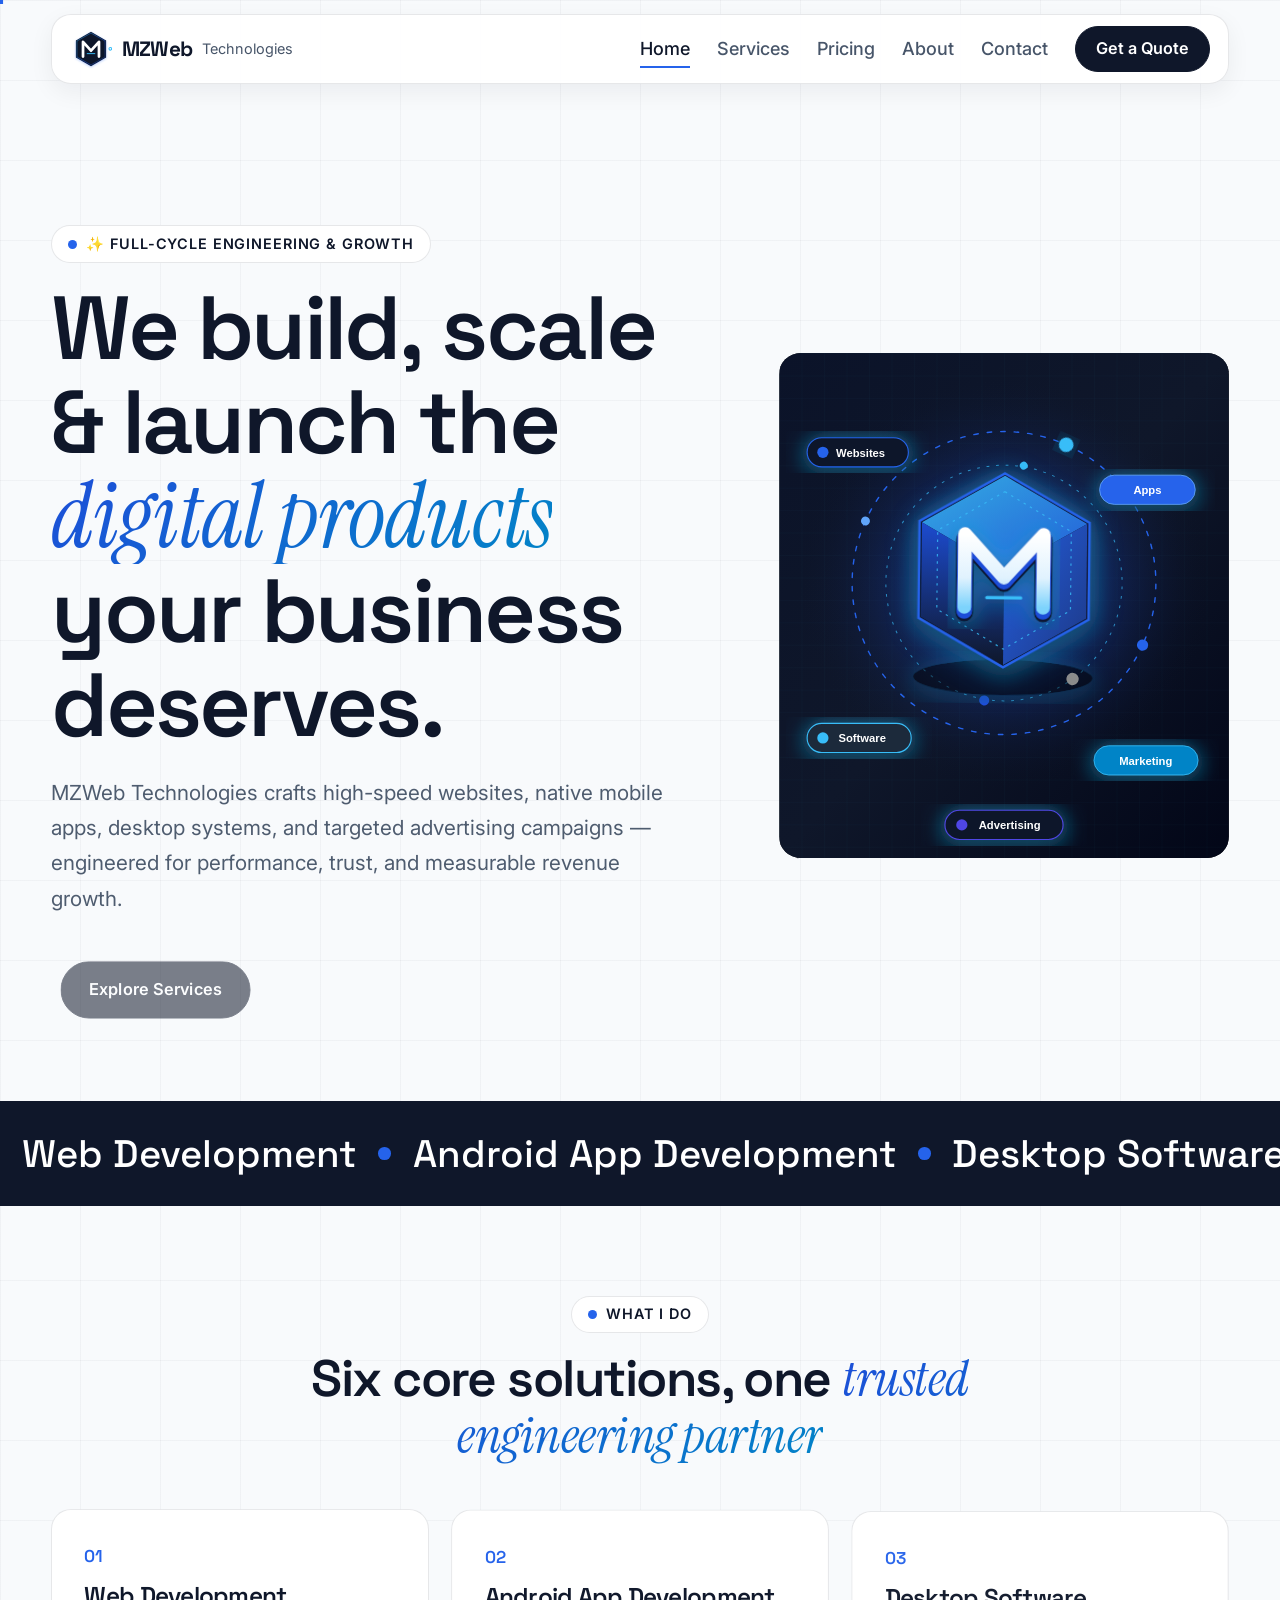
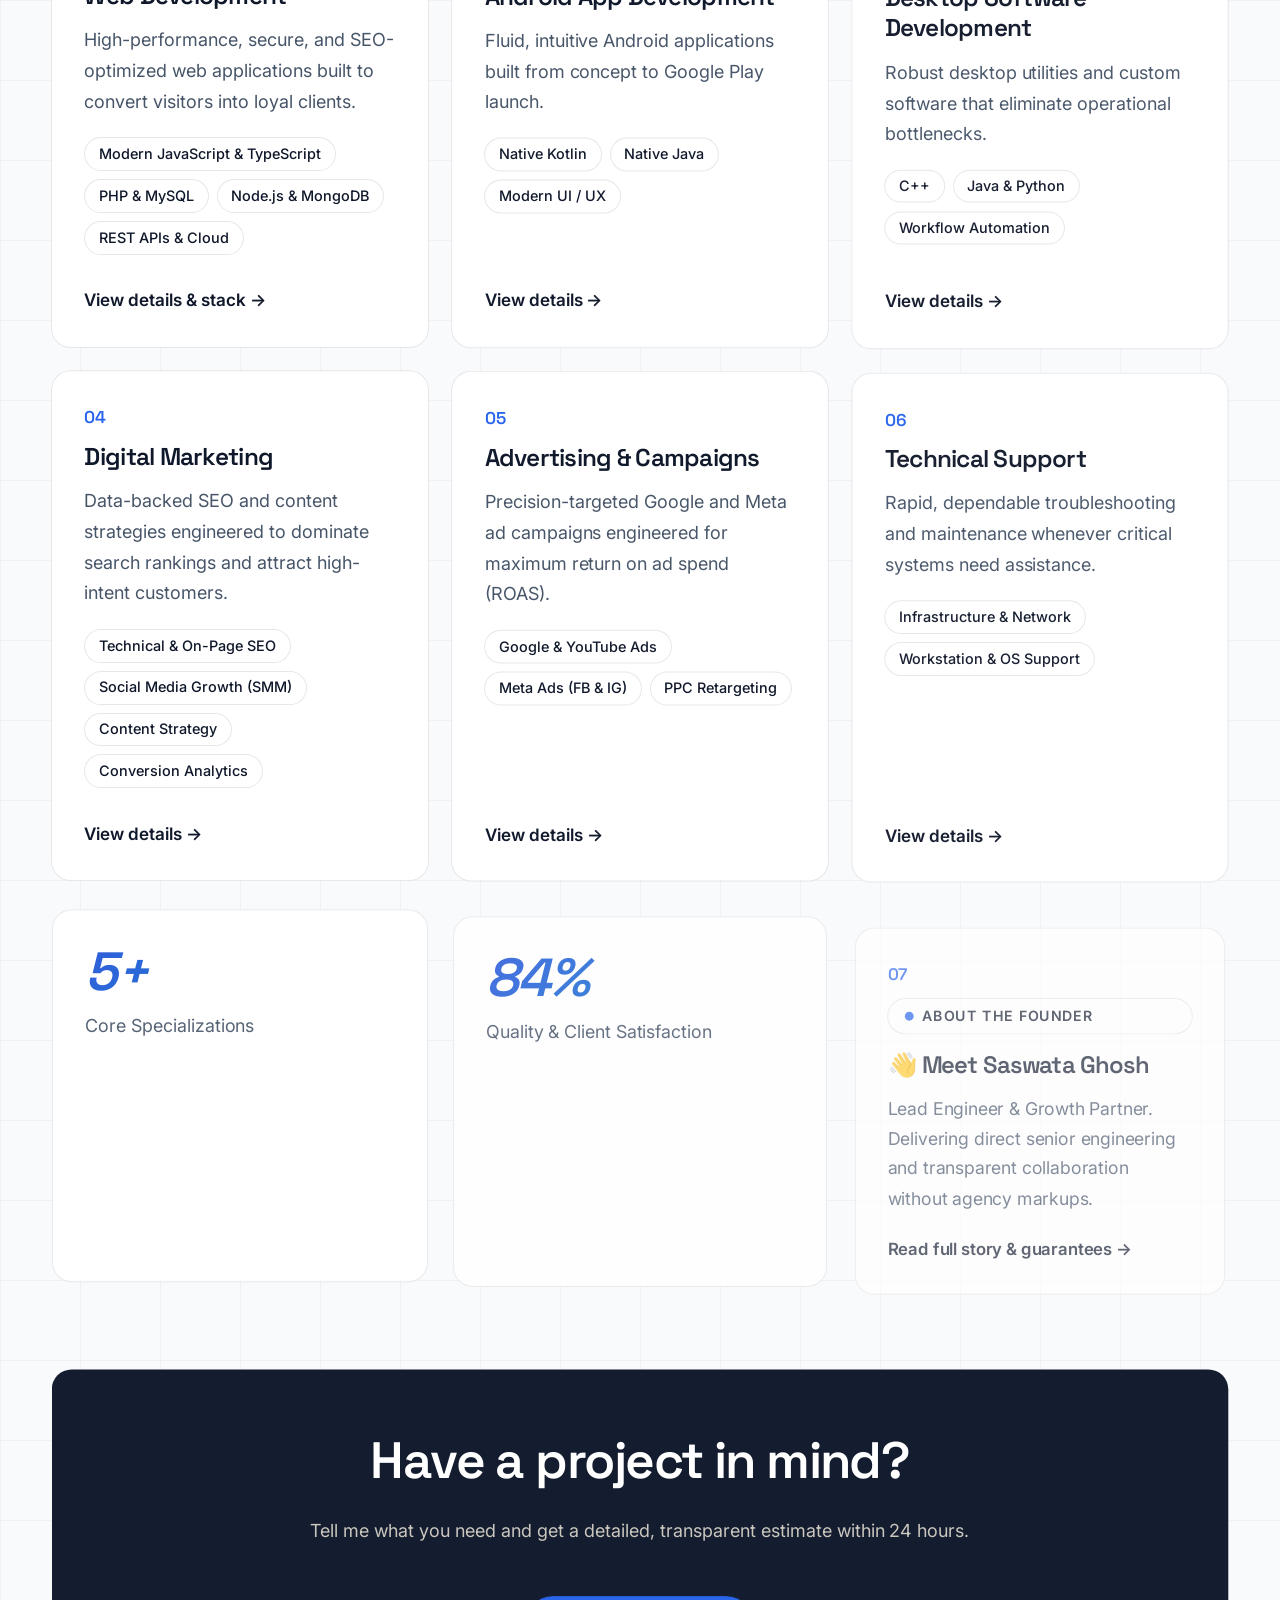
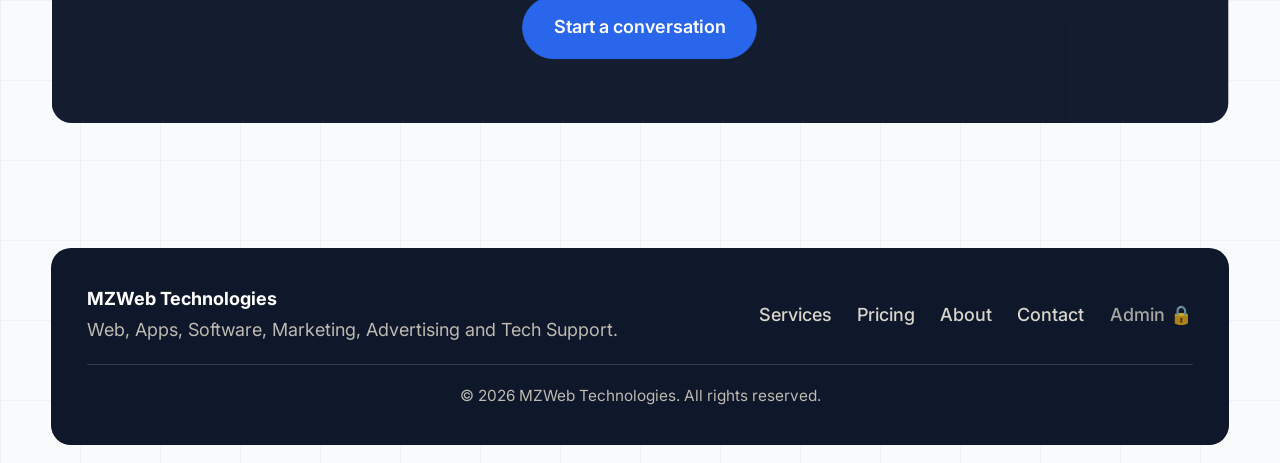
<file: index.html>
<!DOCTYPE html>
<html lang="en">

<head>
  <meta charset="UTF-8">
  <meta name="viewport" content="width=device-width, initial-scale=1">
  <title>MZWeb Technologies | Modern Web, Apps &amp; Growth Engineering</title>
  <meta name="description"
    content="MZWeb Technologies delivers high-performance web development, Android applications, desktop software, digital marketing, advertising and technical support.">
  <link rel="canonical" href="https://mzweb.in/">
  <meta name="theme-color" content="#0f172a">

  <!-- Open Graph -->
  <meta property="og:type" content="website">
  <meta property="og:site_name" content="MZWeb Technologies">
  <meta property="og:title" content="MZWeb Technologies | Modern Web, Apps &amp; Growth Engineering">
  <meta property="og:description"
    content="MZWeb Technologies delivers high-performance web development, Android applications, desktop software, digital marketing, advertising and technical support.">
  <meta property="og:url" content="https://mzweb.in/">

  <!-- Favicons -->
  <link rel="icon" type="image/svg+xml" href="assets/img/favicon.svg">
  <link rel="apple-touch-icon" href="assets/img/favicon.svg">

  <!-- Fonts & Stylesheet -->
  <link rel="preconnect" href="https://fonts.googleapis.com">
  <link rel="preconnect" href="https://fonts.gstatic.com" crossorigin>
  <link
    href="https://fonts.googleapis.com/css2?family=Instrument+Serif:ital@1&family=Inter:wght@400;500;600;700&family=Space+Grotesk:wght@500;600;700&display=swap"
    rel="stylesheet">
  <link rel="stylesheet" href="assets/css/style.css">

  <script>
    if (window.location.search.includes('i=')) {
      var cleanUrl = window.location.origin + window.location.pathname;
      window.history.replaceState(null, '', cleanUrl);
    }
    document.documentElement.classList.add('js');
  </script>
</head>

<body>
  <div class="blob b1"></div>
  <div class="blob b2"></div>
  <div class="blob b3"></div>

  <header class="nav glass">
    <a class="logo" href="index.html">
      <img class="lg" src="assets/img/logo.svg" alt="MZWeb logo" width="36" height="36">
      <b>MZWeb</b> <small>Technologies</small>
    </a>
    <button class="burger" aria-label="Menu" aria-expanded="false"><i></i><i></i><i></i></button>
    <nav class="links">
      <a href="index.html" class="on">Home</a>
      <a href="services.html">Services</a>
      <a href="pricing.html">Pricing</a>
      <a href="about.html">About</a>
      <a href="contact.html">Contact</a>
      <a class="btn clay sm" href="contact.html">Get a Quote</a>
    </nav>
  </header>

  <main>
    <section class="hero">
      <div class="rv">
        <span class="tag">✨ Full-Cycle Engineering &amp; Growth</span>
        <h1>We build, scale &amp; launch the <span class="grad">digital products</span> your business deserves.</h1>
        <p>MZWeb Technologies crafts high-speed websites, native mobile apps, desktop systems, and targeted advertising
          campaigns — engineered for performance, trust, and measurable revenue growth.</p>
        <div class="btns">
          <a class="btn clay" href="services.html">Explore Services</a>
          <a class="btn clay alt" href="contact.html">Get a Free Quote</a>
        </div>
      </div>
      <figure class="photo rv sq">
        <img src="assets/img/hero.svg" alt="MZWeb Technologies - 3D Tech Core" loading="lazy"
          onerror="this.parentNode.classList.add('empty')">
        <span>💻</span>
      </figure>
    </section>

    <div class="marq" aria-hidden="true">
      <div>
        <span>Web Development</span><i></i>
        <span>Android App Development</span><i></i>
        <span>Desktop Software Development</span><i></i>
        <span>Digital Marketing</span><i></i>
        <span>Advertising &amp; Campaigns</span><i></i>
        <span>Technical Support</span><i></i>
        <span>Web Development</span><i></i>
        <span>Android App Development</span><i></i>
        <span>Desktop Software Development</span><i></i>
        <span>Digital Marketing</span><i></i>
        <span>Advertising &amp; Campaigns</span><i></i>
        <span>Technical Support</span><i></i>
      </div>
    </div>

    <section id="services">
      <div class="sec-h rv">
        <span class="tag">What I do</span>
        <h2>Six core solutions, one <span class="grad">trusted engineering partner</span></h2>
      </div>
      <div class="bento">
        <a class="tile glass rv w2 h2" href="services.html">
          <div class="ic clay">🌐</div>
          <h3>Web Development</h3>
          <p>High-performance, secure, and SEO-optimized web applications built to convert visitors into loyal clients.
          </p>
          <div class="chips">
            <span>Modern JavaScript &amp; TypeScript</span>
            <span>PHP &amp; MySQL</span>
            <span>Node.js &amp; MongoDB</span>
            <span>REST APIs &amp; Cloud</span>
          </div>
          <span class="more">View details &amp; stack →</span>
        </a>

        <a class="tile glass rv" href="services.html">
          <div class="ic clay">📱</div>
          <h3>Android App Development</h3>
          <p>Fluid, intuitive Android applications built from concept to Google Play launch.</p>
          <div class="chips">
            <span>Native Kotlin</span>
            <span>Native Java</span>
            <span>Modern UI / UX</span>
          </div>
          <span class="more">View details →</span>
        </a>

        <a class="tile glass rv" href="services.html">
          <div class="ic clay">🖥️</div>
          <h3>Desktop Software Development</h3>
          <p>Robust desktop utilities and custom software that eliminate operational bottlenecks.</p>
          <div class="chips">
            <span>C++</span>
            <span>Java &amp; Python</span>
            <span>Workflow Automation</span>
          </div>
          <span class="more">View details →</span>
        </a>

        <a class="tile glass rv w2" href="services.html">
          <div class="ic clay">📈</div>
          <h3>Digital Marketing</h3>
          <p>Data-backed SEO and content strategies engineered to dominate search rankings and attract high-intent
            customers.</p>
          <div class="chips">
            <span>Technical &amp; On-Page SEO</span>
            <span>Social Media Growth (SMM)</span>
            <span>Content Strategy</span>
            <span>Conversion Analytics</span>
          </div>
          <span class="more">View details →</span>
        </a>

        <a class="tile glass rv" href="services.html">
          <div class="ic clay">📢</div>
          <h3>Advertising &amp; Campaigns</h3>
          <p>Precision-targeted Google and Meta ad campaigns engineered for maximum return on ad spend (ROAS).</p>
          <div class="chips">
            <span>Google &amp; YouTube Ads</span>
            <span>Meta Ads (FB &amp; IG)</span>
            <span>PPC Retargeting</span>
          </div>
          <span class="more">View details →</span>
        </a>

        <a class="tile glass rv" href="services.html">
          <div class="ic clay">🛠️</div>
          <h3>Technical Support</h3>
          <p>Rapid, dependable troubleshooting and maintenance whenever critical systems need assistance.</p>
          <div class="chips">
            <span>Infrastructure &amp; Network</span>
            <span>Workstation &amp; OS Support</span>
          </div>
          <span class="more">View details →</span>
        </a>

        <div class="tile glass rv stat">
          <b class="grad">6+</b>
          <p>Core Specializations</p>
        </div>

        <div class="tile glass rv stat">
          <b class="grad">100%</b>
          <p>Quality &amp; Client Satisfaction</p>
        </div>

        <a class="tile glass rv w2" id="about" href="about.html">
          <span class="tag" style="margin-bottom:0.4rem">About the Founder</span>
          <h3>👋 Meet Saswata Ghosh</h3>
          <p>Lead Engineer &amp; Growth Partner. Delivering direct senior engineering and transparent collaboration
            without agency markups.</p>
          <span class="more">Read full story &amp; guarantees →</span>
        </a>
      </div>
    </section>

    <section id="contact" class="glass tile rv"
      style="text-align: center; align-items: center; padding: clamp(2rem, 5vw, 4rem);">
      <h2>Have a project in mind?</h2>
      <p>Tell me what you need and get a detailed, transparent estimate within 24 hours.</p>
      <br>
      <a class="btn clay" href="contact.html">Start a conversation</a>
    </section>

    <script type="application/ld+json">
    {
      "@context": "https://schema.org",
      "@type": "ProfessionalService",
      "name": "MZWeb Technologies",
      "url": "https://mzweb.in",
      "email": "bayoffcustm@gmail.com",
      "founder": {
        "@type": "Person",
        "name": "Saswata Ghosh"
      },
      "areaServed": "IN",
      "description": "Full-stack web development, Android applications, desktop software, digital marketing, advertising and technical support."
    }
    </script>
  </main>

  <footer class="glass foot">
    <div>
      <b>MZWeb Technologies</b>
      <p>Web, Apps, Software, Marketing, Advertising and Tech Support.</p>
    </div>
    <div class="fl">
      <a href="services.html">Services</a>
      <a href="pricing.html">Pricing</a>
      <a href="about.html">About</a>
      <a href="contact.html">Contact</a>
      <a href="admin.html" style="opacity:0.75;">Admin 🔒</a>
    </div>
    <p class="cp">© 2026 MZWeb Technologies. All rights reserved.</p>
  </footer>

  <div id="toast" class="toast glass" role="status" aria-live="polite" hidden>
    <span id="toastMsg"></span><button id="toastX" aria-label="Close">×</button>
  </div>

  <script src="assets/js/gsap.min.js"></script>
  <script src="assets/js/ScrollTrigger.min.js"></script>
  <script src="assets/js/app.js"></script>
</body>

</html>
</file>
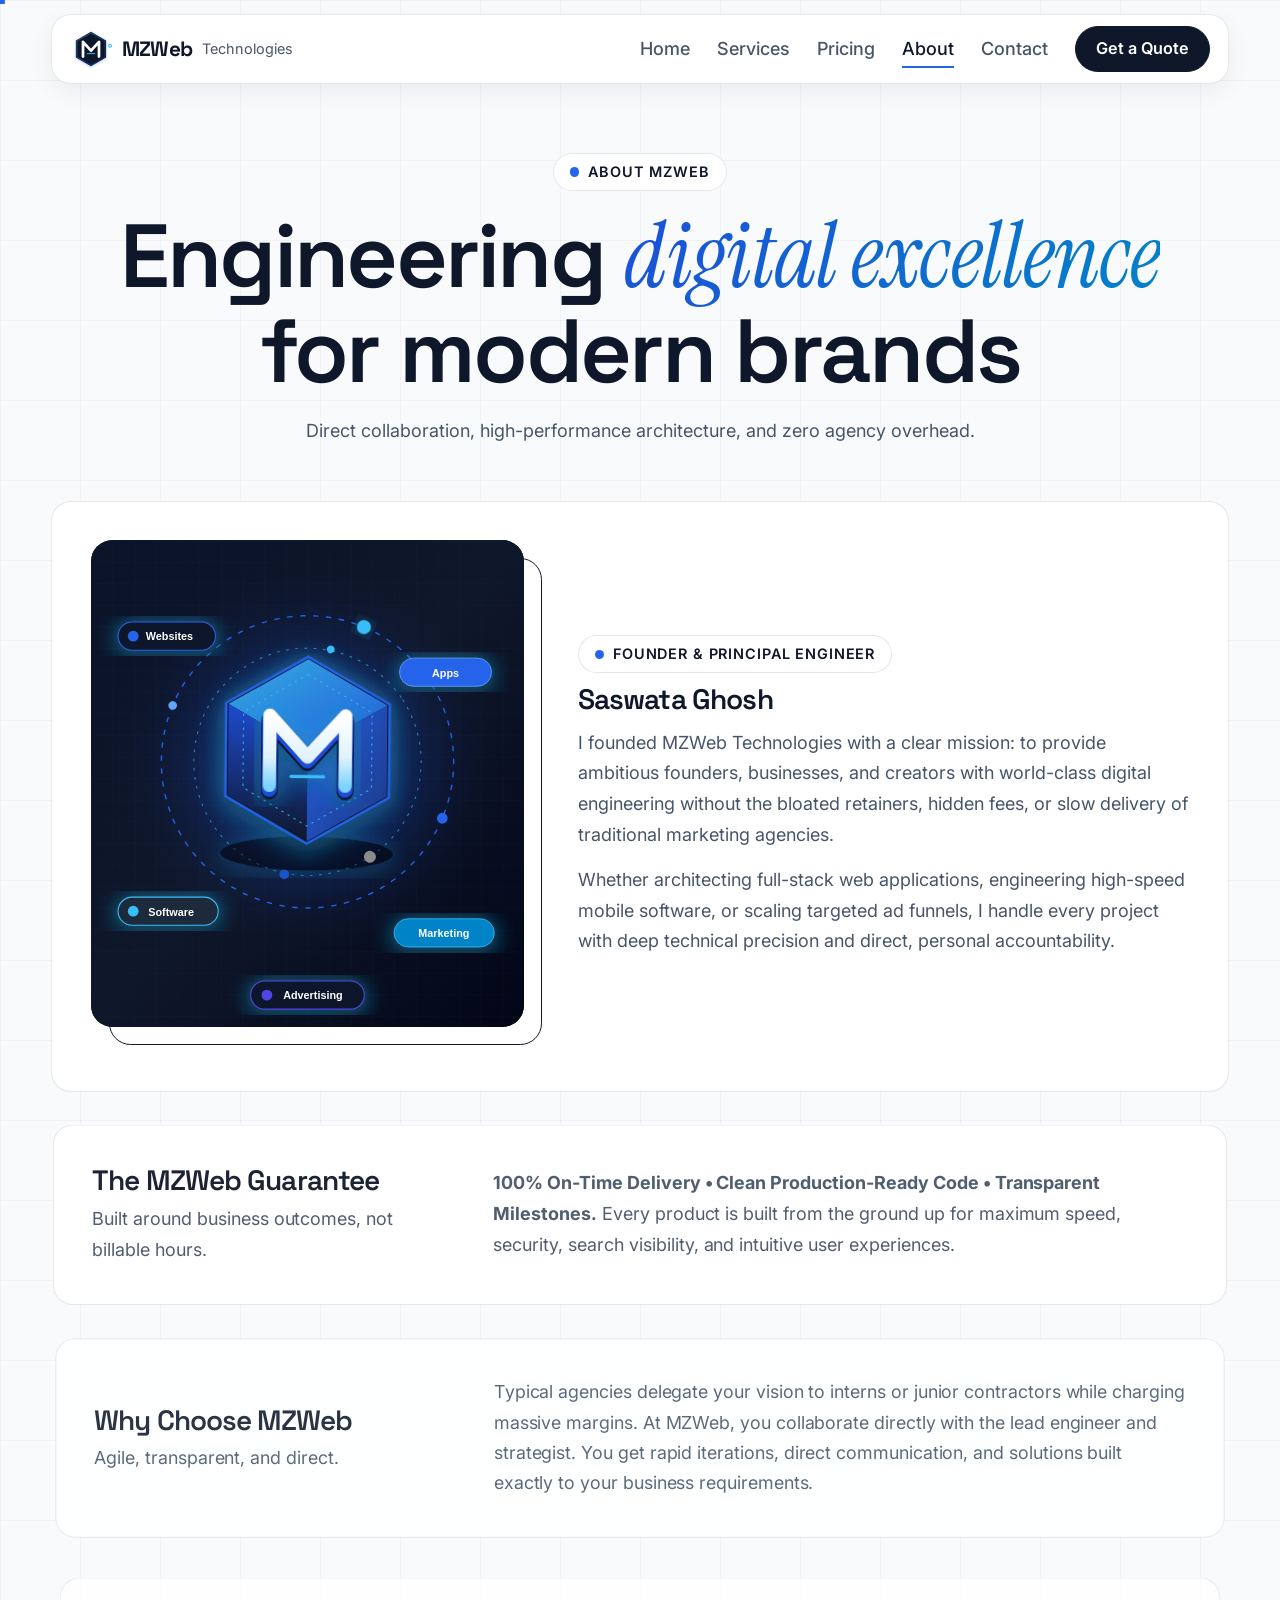
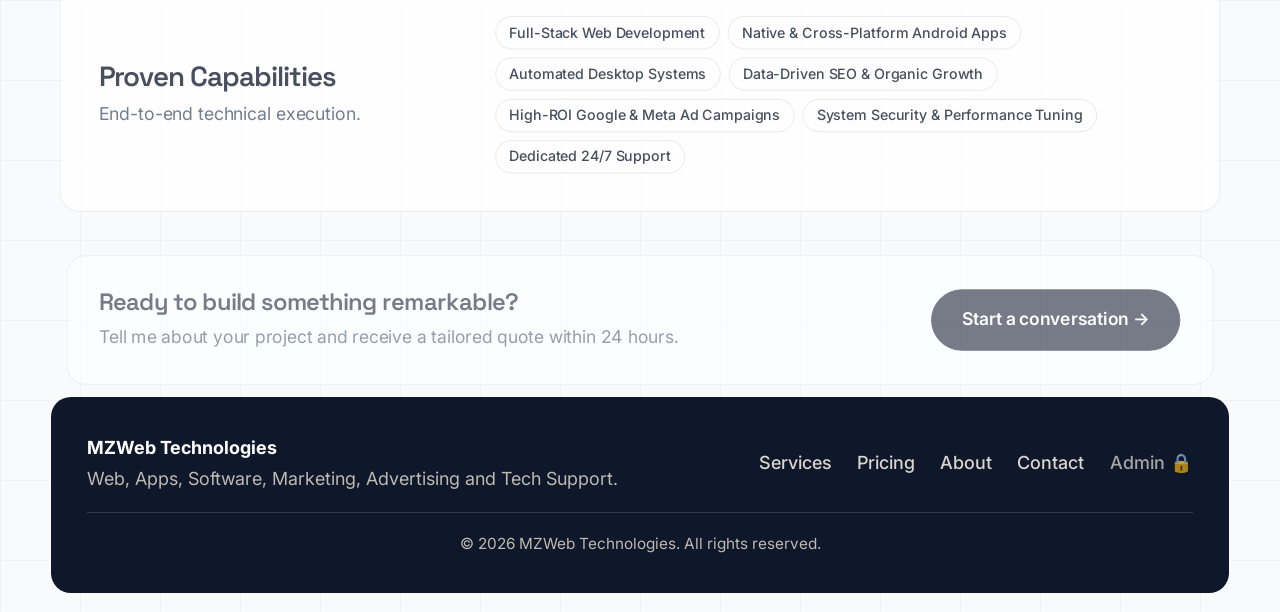
<file: about.html>
<!DOCTYPE html>
<html lang="en">

<head>
  <meta charset="UTF-8">
  <meta name="viewport" content="width=device-width, initial-scale=1">
  <title>About | MZWeb Technologies</title>
  <meta name="description"
    content="Meet Saswata Ghosh, Founder and Lead Engineer behind MZWeb Technologies: delivering high-performance web development, mobile apps, software, and data-driven marketing.">
  <link rel="canonical" href="https://mzweb.in/about.php">
  <meta name="theme-color" content="#0f172a">

  <!-- Open Graph -->
  <meta property="og:type" content="website">
  <meta property="og:site_name" content="MZWeb Technologies">
  <meta property="og:title" content="About | MZWeb Technologies">
  <meta property="og:description" content="Meet Saswata Ghosh, Founder and Lead Engineer behind MZWeb Technologies.">
  <meta property="og:url" content="https://mzweb.in/about.php">

  <!-- Favicons -->
  <link rel="icon" type="image/svg+xml" href="assets/img/favicon.svg">
  <link rel="apple-touch-icon" href="assets/img/favicon.svg">

  <!-- Fonts & Stylesheet -->
  <link rel="preconnect" href="https://fonts.googleapis.com">
  <link rel="preconnect" href="https://fonts.gstatic.com" crossorigin>
  <link
    href="https://fonts.googleapis.com/css2?family=Instrument+Serif:ital@1&family=Inter:wght@400;500;600;700&family=Space+Grotesk:wght@500;600;700&display=swap"
    rel="stylesheet">
  <link rel="stylesheet" href="assets/css/style.css">

  <script>
    if (window.location.search.includes('i=')) {
      var cleanUrl = window.location.origin + window.location.pathname;
      window.history.replaceState(null, '', cleanUrl);
    }
    document.documentElement.classList.add('js');
  </script>
</head>

<body>
  <div class="blob b1"></div>
  <div class="blob b2"></div>
  <div class="blob b3"></div>

  <header class="nav glass">
    <a class="logo" href="index.html">
      <img class="lg" src="assets/img/logo.svg" alt="MZWeb logo" width="36" height="36">
      <b>MZWeb</b> <small>Technologies</small>
    </a>
    <button class="burger" aria-label="Menu" aria-expanded="false"><i></i><i></i><i></i></button>
    <nav class="links">
      <a href="index.html">Home</a>
      <a href="services.html">Services</a>
      <a href="pricing.html">Pricing</a>
      <a href="about.html" class="on">About</a>
      <a href="contact.html">Contact</a>
      <a class="btn clay sm" href="contact.html">Get a Quote</a>
    </nav>
  </header>

  <main>
    <div class="page-h rv">
      <span class="tag">About MZWeb</span>
      <h1>Engineering <span class="grad">digital excellence</span> for modern brands</h1>
      <p>Direct collaboration, high-performance architecture, and zero agency overhead.</p>
    </div>

    <div class="rows">
      <!-- Founder Profile Row with 3D Tech Core Graphic -->
      <div class="tile glass rv hz pic">
        <figure class="photo rv">
          <img src="assets/img/hero.svg" alt="MZWeb Technologies - 3D Tech Core" loading="lazy"
            onerror="this.parentNode.classList.add('empty')">
          <span>💻</span>
        </figure>
        <div>
          <span class="tag" style="margin-bottom:0.5rem">Founder &amp; Principal Engineer</span>
          <h3 style="margin-bottom:0.6rem">Saswata Ghosh</h3>
          <p>
            I founded MZWeb Technologies with a clear mission: to provide ambitious founders, businesses, and creators
            with world-class digital engineering without the bloated retainers, hidden fees, or slow delivery of
            traditional marketing agencies.
          </p>
          <p style="margin-top:0.8rem">
            Whether architecting full-stack web applications, engineering high-speed mobile software, or scaling
            targeted ad funnels, I handle every project with deep technical precision and direct, personal
            accountability.
          </p>
        </div>
      </div>

      <!-- Value Proposition 1: Client Guarantee -->
      <div class="tile glass rv hz">
        <div>
          <h3>The MZWeb Guarantee</h3>
          <p style="margin-top:0.3rem">Built around business outcomes, not billable hours.</p>
        </div>
        <div>
          <p>
            <strong>100% On-Time Delivery &bull; Clean Production-Ready Code &bull; Transparent Milestones.</strong>
            Every product is built from the ground up for maximum speed, security, search visibility, and intuitive user
            experiences.
          </p>
        </div>
      </div>

      <!-- Value Proposition 2: Why Choose Us Over Agencies -->
      <div class="tile glass rv hz">
        <div>
          <h3>Why Choose MZWeb</h3>
          <p style="margin-top:0.3rem">Agile, transparent, and direct.</p>
        </div>
        <div>
          <p>
            Typical agencies delegate your vision to interns or junior contractors while charging massive margins. At
            MZWeb, you collaborate directly with the lead engineer and strategist. You get rapid iterations, direct
            communication, and solutions built exactly to your business requirements.
          </p>
        </div>
      </div>

      <!-- Core Capabilities & Value Stack -->
      <div class="tile glass rv hz">
        <div>
          <h3>Proven Capabilities</h3>
          <p style="margin-top:0.3rem">End-to-end technical execution.</p>
        </div>
        <div class="chips">
          <span>Full-Stack Web Development</span>
          <span>Native &amp; Cross-Platform Android Apps</span>
          <span>Automated Desktop Systems</span>
          <span>Data-Driven SEO &amp; Organic Growth</span>
          <span>High-ROI Google &amp; Meta Ad Campaigns</span>
          <span>System Security &amp; Performance Tuning</span>
          <span>Dedicated 24/7 Support</span>
        </div>
      </div>

      <!-- Call to Action Row -->
      <a class="tile glass rv cta-row" href="contact.html">
        <div>
          <h3>Ready to build something remarkable?</h3>
          <p style="margin-top:0.2rem">Tell me about your project and receive a tailored quote within 24 hours.</p>
        </div>
        <span class="btn clay">Start a conversation →</span>
      </a>
    </div>
  </main>

  <footer class="glass foot">
    <div>
      <b>MZWeb Technologies</b>
      <p>Web, Apps, Software, Marketing, Advertising and Tech Support.</p>
    </div>
    <div class="fl">
      <a href="services.html">Services</a>
      <a href="pricing.html">Pricing</a>
      <a href="about.html">About</a>
      <a href="contact.html">Contact</a>
      <a href="admin.html" style="opacity:0.75;">Admin 🔒</a>
    </div>
    <p class="cp">© 2026 MZWeb Technologies. All rights reserved.</p>
  </footer>

  <div id="toast" class="toast glass" role="status" aria-live="polite" hidden>
    <span id="toastMsg"></span><button id="toastX" aria-label="Close">×</button>
  </div>

  <script src="assets/js/gsap.min.js"></script>
  <script src="assets/js/ScrollTrigger.min.js"></script>
  <script src="assets/js/app.js"></script>
</body>

</html>
</file>
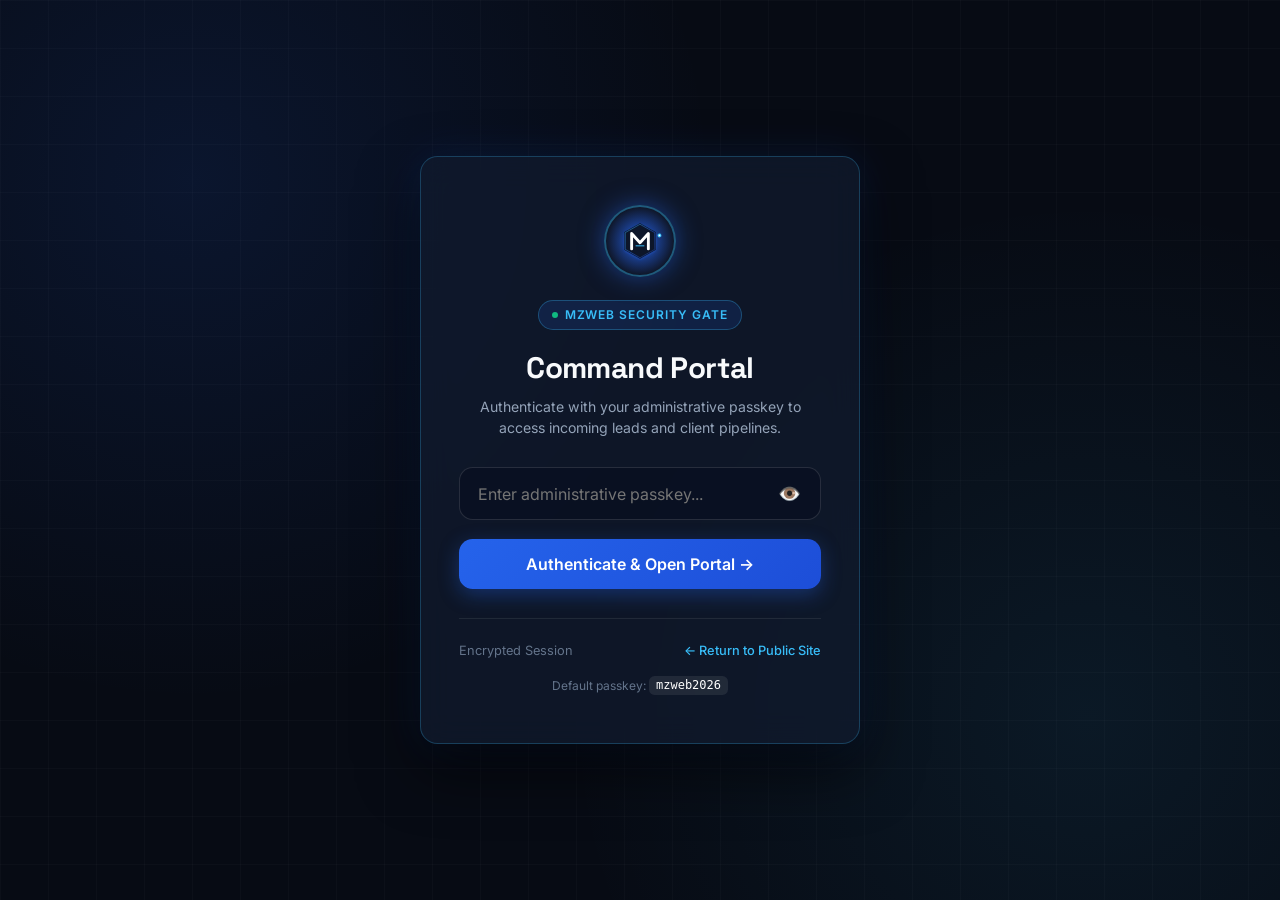
<file: admin.html>
<!DOCTYPE html>
<html lang="en">

<head>
  <meta charset="UTF-8">
  <meta name="viewport" content="width=device-width, initial-scale=1">
  <title>MZWeb Admin Portal &bull; Lead &amp; Project CRM</title>
  <meta name="robots" content="noindex, nofollow">
  <meta name="theme-color" content="#090d16">

  <!-- Favicons -->
  <link rel="icon" type="image/svg+xml" href="assets/img/favicon.svg">

  <!-- Fonts -->
  <link rel="preconnect" href="https://fonts.googleapis.com">
  <link rel="preconnect" href="https://fonts.gstatic.com" crossorigin>
  <link
    href="https://fonts.googleapis.com/css2?family=Inter:wght@300;400;500;600;700&family=Space+Grotesk:wght@500;600;700&display=swap"
    rel="stylesheet">

  <style>
    /* ============================================================
       Modern High-End SaaS Dark Theme & Design Tokens
       ============================================================ */
    :root {
      --bg-dark: #070b14;
      --bg-surface: #0d1527;
      --bg-card: rgba(18, 28, 48, 0.7);
      --bg-card-hover: rgba(28, 42, 70, 0.85);
      --border-subtle: rgba(255, 255, 255, 0.08);
      --border-glow: rgba(56, 189, 248, 0.35);
      --accent-blue: #2563eb;
      --accent-sky: #38bdf8;
      --accent-green: #10b981;
      --accent-amber: #f59e0b;
      --accent-purple: #8b5cf6;
      --accent-rose: #f43f5e;
      --text-main: #f8fafc;
      --text-muted: #94a3b8;
      --text-dim: #64748b;
    }

    * {
      box-sizing: border-box;
      margin: 0;
      padding: 0;
    }

    body {
      font-family: 'Inter', -apple-system, BlinkMacSystemFont, sans-serif;
      background-color: var(--bg-dark);
      color: var(--text-main);
      min-height: 100vh;
      line-height: 1.5;
      overflow-x: hidden;
      background-image:
        radial-gradient(circle at 15% 20%, rgba(37, 99, 235, 0.12) 0%, transparent 40%),
        radial-gradient(circle at 85% 80%, rgba(56, 189, 248, 0.08) 0%, transparent 40%),
        linear-gradient(rgba(255, 255, 255, 0.02) 1px, transparent 1px),
        linear-gradient(90deg, rgba(255, 255, 255, 0.02) 1px, transparent 1px);
      background-size: 100% 100%, 100% 100%, 48px 48px, 48px 48px;
    }

    h1,
    h2,
    h3,
    h4,
    .brand-font {
      font-family: 'Space Grotesk', sans-serif;
      letter-spacing: -0.02em;
    }

    a {
      color: inherit;
      text-decoration: none;
    }

    button,
    input,
    select,
    textarea {
      font-family: inherit;
    }

    /* Glass Panels */
    .glass-panel {
      background: var(--bg-card);
      backdrop-filter: blur(16px);
      -webkit-backdrop-filter: blur(16px);
      border: 1px solid var(--border-subtle);
      border-radius: 1.1rem;
      box-shadow: 0 10px 30px rgba(0, 0, 0, 0.35);
      transition: border-color 0.25s, box-shadow 0.25s;
    }

    .glass-panel:hover {
      border-color: rgba(255, 255, 255, 0.14);
    }

    /* ============================================================
       Login Experience Gate (Full-screen, Cinematic, High-Security)
       ============================================================ */
    #loginScreen {
      min-height: 100vh;
      display: flex;
      align-items: center;
      justify-content: center;
      padding: 1.5rem;
      position: relative;
    }

    .login-container {
      max-width: 440px;
      width: 100%;
      padding: 3rem 2.4rem;
      text-align: center;
      position: relative;
      border: 1px solid rgba(56, 189, 248, 0.25);
      box-shadow: 0 25px 60px rgba(0, 0, 0, 0.6), 0 0 40px rgba(37, 99, 235, 0.15);
    }

    .login-logo-orb {
      width: 72px;
      height: 72px;
      margin: 0 auto 1.4rem;
      border-radius: 50%;
      background: radial-gradient(circle, #2563eb 0%, #0f172a 70%);
      display: flex;
      align-items: center;
      justify-content: center;
      border: 2px solid rgba(56, 189, 248, 0.4);
      box-shadow: 0 0 25px rgba(37, 99, 235, 0.5);
    }

    .login-badge {
      display: inline-flex;
      align-items: center;
      gap: 0.4rem;
      padding: 0.3rem 0.85rem;
      background: rgba(37, 99, 235, 0.15);
      border: 1px solid rgba(56, 189, 248, 0.3);
      border-radius: 2rem;
      font-size: 0.75rem;
      font-weight: 600;
      color: var(--accent-sky);
      text-transform: uppercase;
      letter-spacing: 0.08em;
      margin-bottom: 1rem;
    }

    .login-badge .dot {
      width: 6px;
      height: 6px;
      border-radius: 50%;
      background: var(--accent-green);
      animation: pulse 2s infinite;
    }

    @keyframes pulse {

      0%,
      100% {
        opacity: 1;
      }

      50% {
        opacity: 0.4;
      }
    }

    .input-wrapper {
      position: relative;
      margin: 1.5rem 0 1.2rem;
      text-align: left;
    }

    .input-wrapper input {
      width: 100%;
      padding: 0.95rem 3rem 0.95rem 1.1rem;
      background: rgba(10, 17, 33, 0.85);
      border: 1.5px solid rgba(255, 255, 255, 0.12);
      border-radius: 0.85rem;
      color: #ffffff;
      font-size: 1rem;
      outline: none;
      transition: border-color 0.2s, box-shadow 0.2s;
    }

    .input-wrapper input:focus {
      border-color: var(--accent-sky);
      box-shadow: 0 0 0 4px rgba(56, 189, 248, 0.2);
    }

    .eye-btn {
      position: absolute;
      right: 0.9rem;
      top: 50%;
      transform: translateY(-50%);
      background: none;
      border: none;
      color: var(--text-dim);
      cursor: pointer;
      font-size: 1.15rem;
      padding: 0.3rem;
      display: flex;
      align-items: center;
      justify-content: center;
    }

    .eye-btn:hover {
      color: var(--text-main);
    }

    .btn-login-submit {
      width: 100%;
      padding: 0.95rem;
      background: linear-gradient(135deg, #2563eb, #1d4ed8);
      color: #ffffff;
      font-weight: 600;
      font-size: 1rem;
      border: none;
      border-radius: 0.85rem;
      cursor: pointer;
      box-shadow: 0 6px 20px rgba(37, 99, 235, 0.35);
      transition: transform 0.15s, box-shadow 0.15s, filter 0.15s;
    }

    .btn-login-submit:hover {
      transform: translateY(-1px);
      box-shadow: 0 8px 25px rgba(37, 99, 235, 0.5);
      filter: brightness(1.08);
    }

    .btn-login-submit:active {
      transform: translateY(0);
    }

    /* Shake animation on error */
    .shake {
      animation: shake 0.4s cubic-bezier(.36, .07, .19, .97) both;
    }

    @keyframes shake {

      10%,
      90% {
        transform: translate3d(-1px, 0, 0);
      }

      20%,
      80% {
        transform: translate3d(2px, 0, 0);
      }

      30%,
      50%,
      70% {
        transform: translate3d(-4px, 0, 0);
      }

      40%,
      60% {
        transform: translate3d(4px, 0, 0);
      }
    }

    /* ============================================================
       Main Dashboard Shell (Header, Navigation, Metrics, Table)
       ============================================================ */
    #dashboardScreen {
      display: none;
      min-height: 100vh;
      padding: 1.5rem 2rem 4rem;
      max-width: 1540px;
      margin: 0 auto;
    }

    /* Top App Bar */
    .app-header {
      display: flex;
      align-items: center;
      justify-content: space-between;
      gap: 1.2rem;
      padding: 1rem 1.6rem;
      margin-bottom: 2rem;
    }

    .app-branding {
      display: flex;
      align-items: center;
      gap: 1rem;
    }

    .app-title-group h2 {
      font-size: 1.25rem;
      font-weight: 700;
      display: flex;
      align-items: center;
      gap: 0.5rem;
    }

    .app-title-group p {
      font-size: 0.82rem;
      color: var(--text-muted);
    }

    .header-actions {
      display: flex;
      align-items: center;
      gap: 0.75rem;
      flex-wrap: wrap;
    }

    .admin-pill {
      display: inline-flex;
      align-items: center;
      gap: 0.5rem;
      padding: 0.45rem 0.95rem;
      background: rgba(255, 255, 255, 0.05);
      border: 1px solid var(--border-subtle);
      border-radius: 2rem;
      font-size: 0.82rem;
      color: var(--text-muted);
    }

    .admin-pill .online-badge {
      width: 8px;
      height: 8px;
      border-radius: 50%;
      background: var(--accent-green);
    }

    .btn-action {
      display: inline-flex;
      align-items: center;
      gap: 0.45rem;
      padding: 0.55rem 1.1rem;
      border-radius: 0.7rem;
      font-size: 0.88rem;
      font-weight: 600;
      border: 1px solid var(--border-subtle);
      background: rgba(255, 255, 255, 0.06);
      color: var(--text-main);
      cursor: pointer;
      transition: background 0.2s, border-color 0.2s, transform 0.15s;
    }

    .btn-action:hover {
      background: rgba(255, 255, 255, 0.12);
      border-color: rgba(255, 255, 255, 0.2);
      transform: translateY(-1px);
    }

    .btn-action.primary {
      background: linear-gradient(135deg, #2563eb, #1d4ed8);
      border-color: transparent;
      box-shadow: 0 4px 15px rgba(37, 99, 235, 0.35);
    }

    .btn-action.primary:hover {
      box-shadow: 0 6px 20px rgba(37, 99, 235, 0.5);
    }

    .btn-action.danger {
      color: var(--accent-rose);
      border-color: rgba(244, 63, 94, 0.3);
      background: rgba(244, 63, 94, 0.08);
    }

    .btn-action.danger:hover {
      background: rgba(244, 63, 94, 0.18);
    }

    /* Metric Counters */
    .metrics-container {
      display: grid;
      grid-template-columns: repeat(auto-fit, minmax(220px, 1fr));
      gap: 1.2rem;
      margin-bottom: 2rem;
    }

    .metric-box {
      padding: 1.5rem;
      position: relative;
      overflow: hidden;
    }

    .metric-box::before {
      content: '';
      position: absolute;
      top: 0;
      left: 0;
      right: 0;
      height: 3px;
      background: linear-gradient(90deg, transparent, var(--accent-blue), transparent);
      opacity: 0.7;
    }

    .metric-header {
      display: flex;
      justify-content: space-between;
      align-items: center;
      margin-bottom: 0.8rem;
    }

    .metric-title {
      font-size: 0.82rem;
      font-weight: 600;
      text-transform: uppercase;
      letter-spacing: 0.06em;
      color: var(--text-muted);
    }

    .metric-icon {
      font-size: 1.25rem;
      opacity: 0.85;
    }

    .metric-val {
      font-size: 2.25rem;
      font-weight: 700;
      line-height: 1.1;
      font-family: 'Space Grotesk', sans-serif;
    }

    .metric-sub {
      font-size: 0.78rem;
      color: var(--text-dim);
      margin-top: 0.45rem;
      display: flex;
      align-items: center;
      gap: 0.4rem;
    }

    /* Toolbar: Filters & Controls */
    .filter-bar {
      display: flex;
      justify-content: space-between;
      align-items: center;
      flex-wrap: wrap;
      gap: 1rem;
      padding: 1.1rem 1.4rem;
      margin-bottom: 1.5rem;
    }

    .search-box-wrap {
      position: relative;
      min-width: 280px;
      flex: 1;
      max-width: 440px;
    }

    .search-box-wrap input {
      width: 100%;
      padding: 0.7rem 1rem 0.7rem 2.5rem;
      background: rgba(10, 17, 33, 0.75);
      border: 1px solid var(--border-subtle);
      border-radius: 0.75rem;
      color: #fff;
      font-size: 0.92rem;
      outline: none;
    }

    .search-box-wrap input:focus {
      border-color: var(--accent-sky);
    }

    .search-icon {
      position: absolute;
      left: 0.85rem;
      top: 50%;
      transform: translateY(-50%);
      color: var(--text-dim);
      pointer-events: none;
    }

    .filter-group {
      display: flex;
      align-items: center;
      gap: 0.75rem;
      flex-wrap: wrap;
    }

    .filter-select {
      padding: 0.65rem 1rem;
      background: rgba(10, 17, 33, 0.75);
      border: 1px solid var(--border-subtle);
      border-radius: 0.75rem;
      color: var(--text-main);
      font-size: 0.88rem;
      outline: none;
      cursor: pointer;
    }

    /* Leads Table & Cards */
    .table-card {
      padding: 0;
      overflow: hidden;
    }

    .leads-table {
      width: 100%;
      border-collapse: collapse;
      text-align: left;
    }

    .leads-table th {
      padding: 1.1rem 1.4rem;
      font-size: 0.78rem;
      font-weight: 600;
      text-transform: uppercase;
      letter-spacing: 0.06em;
      color: var(--text-dim);
      background: rgba(10, 17, 33, 0.5);
      border-bottom: 1px solid var(--border-subtle);
    }

    .leads-table td {
      padding: 1.2rem 1.4rem;
      border-bottom: 1px solid var(--border-subtle);
      vertical-align: middle;
      font-size: 0.92rem;
    }

    .leads-table tr {
      transition: background 0.15s;
    }

    .leads-table tr:hover {
      background: rgba(255, 255, 255, 0.025);
    }

    /* Client Avatar & Details */
    .client-cell {
      display: flex;
      align-items: center;
      gap: 0.85rem;
    }

    .client-avatar {
      width: 40px;
      height: 40px;
      border-radius: 50%;
      background: linear-gradient(135deg, #1e3a8a, #0284c7);
      display: flex;
      align-items: center;
      justify-content: center;
      font-weight: 700;
      font-size: 0.9rem;
      color: #ffffff;
      flex-shrink: 0;
      border: 1.5px solid rgba(56, 189, 248, 0.3);
    }

    .client-name {
      font-weight: 600;
      color: #ffffff;
      display: block;
    }

    .client-date {
      font-size: 0.78rem;
      color: var(--text-dim);
    }

    /* Channel Buttons */
    .channel-btn {
      display: inline-flex;
      align-items: center;
      gap: 0.35rem;
      padding: 0.35rem 0.85rem;
      border-radius: 2rem;
      font-size: 0.78rem;
      font-weight: 600;
      border: 1px solid transparent;
      text-decoration: none;
      transition: transform 0.15s, opacity 0.15s;
    }

    .channel-btn:hover {
      transform: translateY(-1px);
      opacity: 0.95;
    }

    .channel-wa {
      background: rgba(37, 211, 102, 0.16);
      color: #4ade80;
      border-color: rgba(37, 211, 102, 0.3);
    }

    .channel-mail {
      background: rgba(56, 189, 248, 0.14);
      color: #7dd3fc;
      border-color: rgba(56, 189, 248, 0.3);
    }

    /* Pipeline Status Badges */
    .status-badge {
      display: inline-flex;
      align-items: center;
      gap: 0.4rem;
      padding: 0.3rem 0.8rem;
      border-radius: 2rem;
      font-size: 0.78rem;
      font-weight: 600;
      letter-spacing: 0.02em;
    }

    .status-new {
      background: rgba(56, 189, 248, 0.15);
      color: #38bdf8;
      border: 1px solid rgba(56, 189, 248, 0.3);
    }

    .status-contacted {
      background: rgba(245, 158, 11, 0.15);
      color: #fbbf24;
      border: 1px solid rgba(245, 158, 11, 0.3);
    }

    .status-proposal {
      background: rgba(139, 92, 246, 0.15);
      color: #a78bfa;
      border: 1px solid rgba(139, 92, 246, 0.3);
    }

    .status-assigned {
      background: rgba(16, 185, 129, 0.15);
      color: #34d399;
      border: 1px solid rgba(16, 185, 129, 0.3);
    }

    .status-progress {
      background: rgba(37, 99, 235, 0.2);
      color: #60a5fa;
      border: 1px solid rgba(37, 99, 235, 0.4);
    }

    .status-completed {
      background: rgba(5, 150, 105, 0.2);
      color: #10b981;
      border: 1px solid rgba(5, 150, 105, 0.4);
    }

    .status-closed {
      background: rgba(100, 116, 139, 0.15);
      color: #94a3b8;
      border: 1px solid rgba(100, 116, 139, 0.3);
    }

    /* Call Toggle Checkbox */
    .call-switch {
      display: inline-flex;
      align-items: center;
      gap: 0.45rem;
      cursor: pointer;
      font-size: 0.84rem;
      font-weight: 600;
    }

    .call-switch input {
      accent-color: var(--accent-green);
      width: 16px;
      height: 16px;
      cursor: pointer;
    }

    /* Modal / Slide Drawer */
    .modal-overlay {
      position: fixed;
      inset: 0;
      background: rgba(5, 9, 20, 0.75);
      backdrop-filter: blur(10px);
      z-index: 1000;
      display: flex;
      align-items: center;
      justify-content: center;
      padding: 1.5rem;
    }

    .modal-card {
      max-width: 720px;
      width: 100%;
      max-height: 90vh;
      overflow-y: auto;
      padding: 2.2rem;
      position: relative;
      border: 1px solid rgba(56, 189, 248, 0.25);
    }

    .modal-close {
      position: absolute;
      top: 1.2rem;
      right: 1.2rem;
      background: rgba(255, 255, 255, 0.08);
      border: none;
      color: var(--text-muted);
      width: 34px;
      height: 34px;
      border-radius: 50%;
      cursor: pointer;
      font-size: 1.2rem;
      display: flex;
      align-items: center;
      justify-content: center;
    }

    .modal-close:hover {
      background: rgba(255, 255, 255, 0.15);
      color: #fff;
    }

    .modal-grid {
      display: grid;
      grid-template-columns: 1fr 1fr;
      gap: 1.2rem;
      margin: 1.2rem 0;
    }

    .modal-field label {
      display: block;
      font-size: 0.82rem;
      font-weight: 600;
      color: var(--text-muted);
      margin-bottom: 0.4rem;
      text-transform: uppercase;
      letter-spacing: 0.04em;
    }

    .modal-field input,
    .modal-field select,
    .modal-field textarea {
      width: 100%;
      padding: 0.75rem 0.95rem;
      background: rgba(10, 17, 33, 0.85);
      border: 1px solid var(--border-subtle);
      border-radius: 0.75rem;
      color: #ffffff;
      font-size: 0.92rem;
      outline: none;
    }

    .modal-field input:focus,
    .modal-field select:focus,
    .modal-field textarea:focus {
      border-color: var(--accent-sky);
    }

    .modal-section-title {
      font-size: 1rem;
      font-weight: 700;
      margin: 1.5rem 0 0.8rem;
      padding-top: 1.2rem;
      border-top: 1px solid var(--border-subtle);
      display: flex;
      align-items: center;
      gap: 0.5rem;
      color: var(--accent-sky);
    }

    /* Toast */
    .toast-pill {
      position: fixed;
      bottom: 2rem;
      right: 2rem;
      background: #0f172a;
      border: 1px solid rgba(56, 189, 248, 0.4);
      padding: 0.85rem 1.4rem;
      border-radius: 2rem;
      font-size: 0.9rem;
      font-weight: 600;
      color: #fff;
      box-shadow: 0 10px 30px rgba(0, 0, 0, 0.5);
      display: flex;
      align-items: center;
      gap: 0.6rem;
      z-index: 2000;
      transition: transform 0.25s, opacity 0.25s;
    }

    .toast-pill.err {
      border-color: rgba(244, 63, 94, 0.5);
      background: #1e1017;
      color: #fca5a5;
    }

    @media (max-width: 900px) {
      #dashboardScreen {
        padding: 1rem;
      }

      .app-header {
        flex-direction: column;
        align-items: flex-start;
      }

      .modal-grid {
        grid-template-columns: 1fr;
      }
    }
  </style>
</head>

<body>

  <!-- ============================================================
       1. HIGH-SECURITY DEDICATED LOGIN EXPERIENCE
       ============================================================ -->
  <div id="loginScreen">
    <div class="glass-panel login-container" id="loginCard">
      <!-- Animated Brand Orb -->
      <div class="login-logo-orb">
        <img src="assets/img/logo.svg" alt="MZWeb" width="44" height="44">
      </div>

      <div class="login-badge">
        <span class="dot"></span> MZWeb Security Gate
      </div>

      <h1 style="font-size: 1.85rem; margin-bottom: 0.4rem;">Command Portal</h1>
      <p style="color: var(--text-muted); font-size: 0.88rem; margin-bottom: 1.8rem;">
        Authenticate with your administrative passkey to access incoming leads and client pipelines.
      </p>

      <form id="adminLoginForm" onsubmit="handleAdminLogin(event)">
        <div class="input-wrapper">
          <input type="password" id="passkeyInput" placeholder="Enter administrative passkey..." required
            autocomplete="current-password">
          <button type="button" class="eye-btn" onclick="togglePassVisibility()" aria-label="Toggle password visibility"
            title="Show/Hide passkey">
            <span id="eyeIcon">👁️</span>
          </button>
        </div>

        <button type="submit" class="btn-login-submit">
          Authenticate &amp; Open Portal &rarr;
        </button>
      </form>

      <div
        style="margin-top: 1.8rem; padding-top: 1.4rem; border-top: 1px solid var(--border-subtle); display: flex; justify-content: space-between; align-items: center; font-size: 0.8rem; color: var(--text-dim);">
        <span>Encrypted Session</span>
        <a href="index.html" style="color: var(--accent-sky); font-weight: 500;">&larr; Return to Public Site</a>
      </div>
      <p style="font-size: 0.75rem; color: var(--text-dim); margin-top: 1rem;">
        Default passkey: <code
          style="background: rgba(255,255,255,0.08); padding: 0.15rem 0.45rem; border-radius: 0.35rem; color: #fff;">mzweb2026</code>
      </p>
    </div>
  </div>

  <!-- ============================================================
       2. AUTHENTICATED DASHBOARD
       ============================================================ -->
  <div id="dashboardScreen">
    <!-- Top Header Bar -->
    <header class="glass-panel app-header">
      <div class="app-branding">
        <a href="index.html" title="View Public Website">
          <img src="assets/img/logo.svg" alt="MZWeb" width="42" height="42">
        </a>
        <div class="app-title-group">
          <h2>MZWeb Lead &amp; Project CRM</h2>
          <p>Real-Time Inquiries &bull; Outreach &bull; Milestone Execution</p>
        </div>
      </div>

      <div class="header-actions">
        <div class="admin-pill">
          <span class="online-badge"></span>
          <span>Saswata Ghosh (Admin)</span>
        </div>
        <button class="btn-action primary" onclick="openNewLeadModal()">
          <span>+</span> New Lead
        </button>
        <button class="btn-action" onclick="exportLeadsCSV()">
          📥 Export CSV
        </button>
        <button class="btn-action" onclick="openSecurityModal()">
          🔑 Change Passkey
        </button>
        <button class="btn-action danger" onclick="adminLogout()">
          Log out 🔒
        </button>
      </div>
    </header>

    <!-- KPI Metric Summary Cards -->
    <div class="metrics-container">
      <div class="glass-panel metric-box">
        <div class="metric-header">
          <span class="metric-title">Total Inquiries</span>
          <span class="metric-icon">📬</span>
        </div>
        <div class="metric-val" id="metricTotal">0</div>
        <div class="metric-sub">Captured through contact funnel</div>
      </div>

      <div class="glass-panel metric-box">
        <div class="metric-header">
          <span class="metric-title" style="color: var(--accent-sky);">New Leads</span>
          <span class="metric-icon">⚡</span>
        </div>
        <div class="metric-val" id="metricNew" style="color: var(--accent-sky);">0</div>
        <div class="metric-sub">Awaiting immediate response</div>
      </div>

      <div class="glass-panel metric-box">
        <div class="metric-header">
          <span class="metric-title" style="color: var(--accent-amber);">Calls Made</span>
          <span class="metric-icon">📞</span>
        </div>
        <div class="metric-val" id="metricCalls" style="color: var(--accent-amber);">0</div>
        <div class="metric-sub">Clients actively contacted</div>
      </div>

      <div class="glass-panel metric-box">
        <div class="metric-header">
          <span class="metric-title" style="color: var(--accent-green);">Projects Active</span>
          <span class="metric-icon">🚀</span>
        </div>
        <div class="metric-val" id="metricAssigned" style="color: var(--accent-green);">0</div>
        <div class="metric-sub">Won &amp; in active engineering</div>
      </div>

      <div class="glass-panel metric-box">
        <div class="metric-header">
          <span class="metric-title" style="color: #a78bfa;">Pipeline Value</span>
          <span class="metric-icon">💼</span>
        </div>
        <div class="metric-val" id="metricValue" style="color: #c4b5fd;">₹0</div>
        <div class="metric-sub">Total contracted &amp; estimated</div>
      </div>
    </div>

    <!-- Filter & Search Toolbar -->
    <div class="glass-panel filter-bar">
      <div class="search-box-wrap">
        <span class="search-icon">🔍</span>
        <input type="text" id="crmSearch" placeholder="Search by name, service, project, note..."
          oninput="renderTable()">
      </div>

      <div class="filter-group">
        <select class="filter-select" id="stageFilter" onchange="renderTable()">
          <option value="ALL">All Stages (Pipeline)</option>
          <option value="New Lead">⚡ New Leads</option>
          <option value="Call Made / Contacted">📞 Call Made / Contacted</option>
          <option value="Requirements Scoped">📋 Requirements Scoped</option>
          <option value="Proposal / Quote Sent">💼 Proposal / Quote Sent</option>
          <option value="Project Assigned">🎯 Project Assigned &amp; Won</option>
          <option value="In Active Development">⚙️ In Active Development</option>
          <option value="Completed & Delivered">✅ Completed &amp; Delivered</option>
          <option value="Closed / Archived">📁 Closed / Archived</option>
        </select>

        <button class="btn-action" onclick="resetDemoData()" title="Load test inquiries">
          🔄 Seed Demo
        </button>
      </div>
    </div>

    <!-- Main Leads Table Card -->
    <div class="glass-panel table-card">
      <div style="overflow-x: auto;">
        <table class="leads-table">
          <thead>
            <tr>
              <th>Client Details</th>
              <th>Contact Actions</th>
              <th>Service Required</th>
              <th>Call Status</th>
              <th>Lead Stage</th>
              <th>Assigned Project &amp; Stage</th>
              <th>Actions</th>
            </tr>
          </thead>
          <tbody id="crmTableBody">
            <!-- Populated via JavaScript -->
          </tbody>
        </table>
      </div>
    </div>
  </div>

  <!-- ============================================================
       3. MODAL: LEAD & PROJECT STAGE MANAGEMENT DRAWER
       ============================================================ -->
  <div id="leadModal" class="modal-overlay" style="display:none;" onclick="handleBackdropClick(event)">
    <div class="glass-panel modal-card">
      <button class="modal-close" onclick="closeLeadModal()">×</button>
      <span class="login-badge" style="margin-bottom:0.4rem;">Lead Intelligence</span>
      <h2 id="modalLeadTitle" style="font-size:1.5rem;margin-bottom:0.4rem;">Lead Details &amp; Project Tracking</h2>
      <p style="font-size:0.85rem;color:var(--text-muted);margin-bottom:1.4rem;">
        Update client notes, outreach call records, assigned project names, and real-time development stages.
      </p>

      <form id="leadEditorForm" onsubmit="saveLeadRecord(event)">
        <input type="hidden" id="editId">

        <!-- Client Core Info -->
        <div class="modal-grid">
          <div class="modal-field">
            <label>Client Full Name</label>
            <input type="text" id="editName" required placeholder="Full Name">
          </div>
          <div class="modal-field">
            <label>Requested Service</label>
            <select id="editService">
              <option>Web Development</option>
              <option>Android App Development</option>
              <option>Desktop Software Development</option>
              <option>Digital Marketing</option>
              <option>Advertising &amp; Campaigns</option>
              <option>Technical Support</option>
              <option>Other Custom Solution</option>
            </select>
          </div>
        </div>

        <div class="modal-grid">
          <div class="modal-field">
            <label>Phone / WhatsApp</label>
            <input type="text" id="editPhone" placeholder="+91...">
          </div>
          <div class="modal-field">
            <label>Email Address</label>
            <input type="email" id="editEmail" placeholder="client@example.com">
          </div>
        </div>

        <div class="modal-field">
          <label>Original Client Inquiry Message</label>
          <textarea id="editMessage" rows="2" placeholder="Client inquiry details..."></textarea>
        </div>

        <!-- Call & Outreach Section -->
        <div class="modal-section-title">
          <span>📞</span> Call &amp; Direct Outreach Tracking
        </div>

        <div class="modal-grid">
          <div class="modal-field" style="display:flex;align-items:center;margin-top:1.2rem;">
            <label class="call-switch">
              <input type="checkbox" id="editCallMade">
              <span>Client Call Completed</span>
            </label>
          </div>
          <div class="modal-field">
            <label>Call Date &amp; Timestamp</label>
            <input type="text" id="editCallDate" placeholder="e.g. 22 Nov 2026, 02:30 PM">
          </div>
        </div>

        <div class="modal-field">
          <label>Call Summary &amp; Client Response Received</label>
          <textarea id="editResponseReceived" rows="2"
            placeholder="Summary of phone/WhatsApp call: client requirements, budget readiness, objections, agreed timeline..."></textarea>
        </div>

        <!-- Project Assignment & Stage Section -->
        <div class="modal-section-title">
          <span>🚀</span> Project Assignment &amp; Current Stage Tracking
        </div>

        <div class="modal-grid">
          <div class="modal-field">
            <label>Lead Stage (Pipeline)</label>
            <select id="editStage">
              <option value="New Lead">⚡ 1. New Lead</option>
              <option value="Call Made / Contacted">📞 2. Call Made / Contacted</option>
              <option value="Requirements Scoped">📋 3. Requirements Scoped</option>
              <option value="Proposal / Quote Sent">💼 4. Proposal / Quote Sent</option>
              <option value="Project Assigned">🎯 5. Project Assigned &amp; Won</option>
              <option value="In Active Development">⚙️ 6. In Active Development</option>
              <option value="Completed & Delivered">✅ 7. Completed &amp; Delivered</option>
              <option value="Closed / Archived">📁 8. Closed / Archived</option>
            </select>
          </div>
          <div class="modal-field">
            <label>Project Value / Budget (₹ INR)</label>
            <input type="number" id="editValue" placeholder="e.g. 35000">
          </div>
        </div>

        <div class="modal-grid">
          <div class="modal-field">
            <label>Assigned Project Title</label>
            <input type="text" id="editProjectAssigned" placeholder="e.g. Acme Corp Web Platform">
          </div>
          <div class="modal-field">
            <label>Current Stage of Project</label>
            <input type="text" id="editProjectStage"
              placeholder="e.g. Architecture Wireframing, Testing & QA, Ready to Deploy">
          </div>
        </div>

        <div class="modal-field">
          <label>Internal Technical &amp; Operational Notes</label>
          <textarea id="editNotes" rows="2"
            placeholder="Tech stack notes, repo links, server credentials, scheduled follow-ups..."></textarea>
        </div>

        <div
          style="display:flex;justify-content:space-between;align-items:center;margin-top:2rem;padding-top:1.2rem;border-top:1px solid var(--border-subtle);">
          <button type="button" class="btn-action danger" onclick="deleteCurrentLead()">
            Delete Lead 🗑️
          </button>
          <div style="display:flex;gap:0.75rem;">
            <button type="button" class="btn-action" onclick="closeLeadModal()">Cancel</button>
            <button type="submit" class="btn-action primary">Save &amp; Update Lead &rarr;</button>
          </div>
        </div>
      </form>
    </div>
  </div>

  <!-- ============================================================
       4. MODAL: CHANGE PASSKEY
       ============================================================ -->
  <div id="securityModal" class="modal-overlay" style="display:none;" onclick="handleBackdropClick(event)">
    <div class="glass-panel modal-card" style="max-width:440px;">
      <button class="modal-close" onclick="closeSecurityModal()">×</button>
      <span class="login-badge">Portal Security</span>
      <h2 style="font-size:1.35rem;margin-bottom:0.6rem;">Update Master Passkey</h2>
      <p style="font-size:0.85rem;color:var(--text-muted);margin-bottom:1.4rem;">
        Set a new secure passkey required to access this CRM command portal.
      </p>

      <form onsubmit="handlePasskeyUpdate(event)">
        <div class="modal-field" style="margin-bottom:1.4rem;">
          <label>New Secret Passkey</label>
          <input type="password" id="newPassInput" required minlength="4" placeholder="Enter new passkey...">
        </div>
        <button type="submit" class="btn-action primary" style="width:100%;justify-content:center;">
          Save New Passkey &rarr;
        </button>
      </form>
    </div>
  </div>

  <!-- Notification Toast -->
  <div id="toastPill" class="toast-pill" style="display:none;">
    <span id="toastIcon">✓</span>
    <span id="toastMessage">Action completed</span>
  </div>

  <!-- ============================================================
       APPLICATION LOGIC & DATA ENGINE
       ============================================================ -->
  <script>
    var MASTER_KEY = 'mzweb_admin_pass';
    var DEFAULT_PASS = 'mzweb2026';
    var LEADS_KEY = 'mzweb_leads';
    var AUTH_KEY = 'mzweb_session_auth';

    // Password visibility toggle
    function togglePassVisibility() {
      var input = document.getElementById('passkeyInput');
      var icon = document.getElementById('eyeIcon');
      if (input.type === 'password') {
        input.type = 'text';
        icon.textContent = '🔒';
      } else {
        input.type = 'password';
        icon.textContent = '👁️';
      }
    }

    // Authentication Checks
    function getStoredPass() {
      return localStorage.getItem(MASTER_KEY) || DEFAULT_PASS;
    }

    function checkAuthState() {
      var isAuthed = sessionStorage.getItem(AUTH_KEY) === 'true';
      var loginScreen = document.getElementById('loginScreen');
      var dashboardScreen = document.getElementById('dashboardScreen');

      if (isAuthed) {
        loginScreen.style.display = 'none';
        dashboardScreen.style.display = 'block';
        initDashboard();
      } else {
        loginScreen.style.display = 'flex';
        dashboardScreen.style.display = 'none';
      }
    }

    function handleAdminLogin(e) {
      e.preventDefault();
      var pass = document.getElementById('passkeyInput').value.trim();
      var card = document.getElementById('loginCard');

      if (pass === getStoredPass()) {
        sessionStorage.setItem(AUTH_KEY, 'true');
        showToast('Access Granted. Welcome, Saswata!', false);
        checkAuthState();
      } else {
        card.classList.add('shake');
        setTimeout(function () { card.classList.remove('shake'); }, 500);
        showToast('Invalid passkey. Access denied.', true);
      }
    }

    function adminLogout() {
      sessionStorage.removeItem(AUTH_KEY);
      showToast('Session terminated securely.', false);
      checkAuthState();
    }

    // Lead Ingestion & Storage
    function getLeads() {
      try {
        var raw = localStorage.getItem(LEADS_KEY);
        if (!raw) return seedInitialLeads();
        return JSON.parse(raw);
      } catch (err) {
        return [];
      }
    }

    function saveLeadsToStorage(leads) {
      localStorage.setItem(LEADS_KEY, JSON.stringify(leads));
      renderTable();
    }

    function seedInitialLeads() {
      var demo = [
        {
          id: 'lead_101',
          date: '22 Nov 2026, 10:15 AM',
          name: 'Aarav Sharma',
          email: 'aarav.sharma@gmail.com',
          phone: '+919876543210',
          service: 'Web Development',
          message: 'Looking for a custom responsive corporate website with client dashboard and online payment gateway.',
          stage: 'Project Assigned',
          callMade: true,
          callDate: '22 Nov 2026, 11:00 AM',
          responseReceived: 'Had a productive call. Scope approved. Advance milestone paid.',
          projectAssigned: 'Aarav Logistics Web Platform',
          projectStage: 'Frontend Wireframes & API Architecture',
          value: 35000,
          notes: 'Next design review on Wednesday.'
        },
        {
          id: 'lead_102',
          date: '21 Nov 2026, 04:45 PM',
          name: 'Pooja Mehta',
          email: 'pooja.m@techcorp.in',
          phone: '+919812345678',
          service: 'Advertising & Campaigns',
          message: 'Need high-converting Meta and Google ads for launching our new SaaS product.',
          stage: 'Call Made / Contacted',
          callMade: true,
          callDate: '21 Nov 2026, 06:00 PM',
          responseReceived: 'Client requested itemized campaign proposal for 1 month trial budget.',
          projectAssigned: 'Meta Ads Launch Funnel',
          projectStage: 'Proposal Sent - Waiting Review',
          value: 14000,
          notes: 'Follow up on Monday afternoon.'
        },
        {
          id: 'lead_103',
          date: '22 Nov 2026, 08:30 AM',
          name: 'Vikram Sengupta',
          email: 'vikram.sen@outlook.com',
          phone: '+918900415759',
          service: 'Android App Development',
          message: 'Looking to develop a native Android app for local inventory and delivery tracking.',
          stage: 'New Lead',
          callMade: false,
          callDate: '',
          responseReceived: '',
          projectAssigned: '',
          projectStage: 'Initial Inquiry Received',
          value: 28000,
          notes: 'Call scheduled for today afternoon.'
        }
      ];
      localStorage.setItem(LEADS_KEY, JSON.stringify(demo));
      return demo;
    }

    function resetDemoData() {
      if (confirm('Load sample demonstration leads?')) {
        seedInitialLeads();
        renderTable();
        showToast('Demo leads loaded successfully.', false);
      }
    }

    // Dashboard Render Engine
    function initDashboard() {
      renderTable();
    }

    function renderTable() {
      var leads = getLeads();
      var query = (document.getElementById('crmSearch').value || '').toLowerCase();
      var stageFilter = document.getElementById('stageFilter').value;

      var filtered = leads.filter(function (l) {
        var qMatch = !query ||
          (l.name && l.name.toLowerCase().includes(query)) ||
          (l.email && l.email.toLowerCase().includes(query)) ||
          (l.phone && l.phone.toLowerCase().includes(query)) ||
          (l.service && l.service.toLowerCase().includes(query)) ||
          (l.projectAssigned && l.projectAssigned.toLowerCase().includes(query)) ||
          (l.notes && l.notes.toLowerCase().includes(query));
        var sMatch = stageFilter === 'ALL' || l.stage === stageFilter;
        return qMatch && sMatch;
      });

      // Update KPI Metrics
      document.getElementById('metricTotal').textContent = leads.length;
      document.getElementById('metricNew').textContent = leads.filter(function (l) { return l.stage === 'New Lead'; }).length;
      document.getElementById('metricCalls').textContent = leads.filter(function (l) { return l.callMade; }).length;
      document.getElementById('metricAssigned').textContent = leads.filter(function (l) {
        return l.stage === 'Project Assigned' || l.stage === 'In Active Development';
      }).length;

      var totalVal = leads.reduce(function (acc, l) { return acc + (Number(l.value) || 0); }, 0);
      document.getElementById('metricValue').textContent = '₹' + totalVal.toLocaleString('en-IN');

      // Table Population
      var tbody = document.getElementById('crmTableBody');
      tbody.innerHTML = '';

      if (filtered.length === 0) {
        tbody.innerHTML = '<tr><td colspan="7" style="text-align:center;padding:3rem;color:var(--text-dim);font-size:0.95rem;">No lead records found matching current filters.</td></tr>';
        return;
      }

      filtered.forEach(function (lead) {
        var tr = document.createElement('tr');
        var initials = (lead.name || 'C').split(' ').map(function (n) { return n[0]; }).join('').toUpperCase().slice(0, 2);
        var cleanPhone = (lead.phone || '').replace(/[^0-9]/g, '');
        var waLink = cleanPhone ? 'https://wa.me/' + cleanPhone : '#';
        var mailLink = lead.email && lead.email !== 'N/A' ? 'mailto:' + lead.email : '#';

        var badgeClass = 'status-new';
        if (lead.stage === 'Call Made / Contacted') badgeClass = 'status-contacted';
        else if (lead.stage === 'Requirements Scoped') badgeClass = 'status-contacted';
        else if (lead.stage === 'Proposal / Quote Sent') badgeClass = 'status-proposal';
        else if (lead.stage === 'Project Assigned') badgeClass = 'status-assigned';
        else if (lead.stage === 'In Active Development') badgeClass = 'status-progress';
        else if (lead.stage === 'Completed & Delivered') badgeClass = 'status-completed';
        else if (lead.stage === 'Closed / Archived') badgeClass = 'status-closed';

        tr.innerHTML =
          '<td>' +
          '<div class="client-cell">' +
          '<div class="client-avatar">' + initials + '</div>' +
          '<div>' +
          '<span class="client-name">' + escapeHtml(lead.name) + '</span>' +
          '<span class="client-date">' + escapeHtml(lead.date) + '</span>' +
          '</div>' +
          '</div>' +
          '</td>' +
          '<td>' +
          '<div style="display:flex;gap:0.4rem;flex-wrap:wrap;margin-bottom:0.3rem;">' +
          (cleanPhone ? '<a class="channel-btn channel-wa" href="' + waLink + '" target="_blank" rel="noopener">💬 WhatsApp</a>' : '') +
          (lead.email && lead.email !== 'N/A' ? '<a class="channel-btn channel-mail" href="' + mailLink + '">✉️ Email</a>' : '') +
          '</div>' +
          '<span style="font-size:0.75rem;color:var(--text-dim);">' + escapeHtml(lead.phone) + '</span>' +
          '</td>' +
          '<td><span style="font-weight:600;font-size:0.85rem;color:var(--text-main);">' + escapeHtml(lead.service) + '</span></td>' +
          '<td>' +
          '<label class="call-switch">' +
          '<input type="checkbox" ' + (lead.callMade ? 'checked' : '') + ' onchange="toggleCallStatus(\'' + lead.id + '\', this.checked)">' +
          (lead.callMade ? '<span style="color:var(--accent-green);">✓ Contacted</span>' : '<span style="color:var(--accent-amber);">Pending</span>') +
          '</label>' +
          (lead.callDate ? '<br><small style="color:var(--text-dim);font-size:0.75rem;">' + escapeHtml(lead.callDate) + '</small>' : '') +
          '</td>' +
          '<td><span class="status-badge ' + badgeClass + '">' + escapeHtml(lead.stage || 'New Lead') + '</span></td>' +
          '<td>' +
          '<div style="font-weight:600;color:#fff;">' + escapeHtml(lead.projectAssigned || '— Not assigned —') + '</div>' +
          (lead.projectStage ? '<div style="font-size:0.78rem;color:var(--accent-sky);">' + escapeHtml(lead.projectStage) + '</div>' : '') +
          (lead.value ? '<div style="font-size:0.82rem;font-weight:700;color:var(--accent-green);margin-top:0.15rem;">₹' + Number(lead.value).toLocaleString('en-IN') + '</div>' : '') +
          '</td>' +
          '<td>' +
          '<button class="btn-action primary" style="padding:0.4rem 0.85rem;font-size:0.8rem;" onclick="openEditModal(\'' + lead.id + '\')">' +
          'Manage ⚙️' +
          '</button>' +
          '</td>';

        tbody.appendChild(tr);
      });
    }

    function toggleCallStatus(id, isChecked) {
      var leads = getLeads();
      var lead = leads.find(function (l) { return l.id === id; });
      if (lead) {
        lead.callMade = isChecked;
        if (isChecked && !lead.callDate) {
          lead.callDate = new Date().toLocaleDateString('en-IN', { day: '2-digit', month: 'short', hour: '2-digit', minute: '2-digit' });
          if (lead.stage === 'New Lead') lead.stage = 'Call Made / Contacted';
        }
        saveLeadsToStorage(leads);
        showToast('Call status updated for ' + lead.name, false);
      }
    }

    // Modal Operations
    function openEditModal(id) {
      var leads = getLeads();
      var lead = leads.find(function (l) { return l.id === id; });
      if (!lead) return;

      document.getElementById('editId').value = lead.id;
      document.getElementById('modalLeadTitle').textContent = 'Lead: ' + lead.name;
      document.getElementById('editName').value = lead.name || '';
      document.getElementById('editService').value = lead.service || 'Web Development';
      document.getElementById('editPhone').value = lead.phone || '';
      document.getElementById('editEmail').value = lead.email || '';
      document.getElementById('editMessage').value = lead.message || '';

      document.getElementById('editCallMade').checked = !!lead.callMade;
      document.getElementById('editCallDate').value = lead.callDate || '';
      document.getElementById('editResponseReceived').value = lead.responseReceived || '';

      document.getElementById('editStage').value = lead.stage || 'New Lead';
      document.getElementById('editValue').value = lead.value || '';
      document.getElementById('editProjectAssigned').value = lead.projectAssigned || '';
      document.getElementById('editProjectStage').value = lead.projectStage || '';
      document.getElementById('editNotes').value = lead.notes || '';

      document.getElementById('leadModal').style.display = 'flex';
    }

    function openNewLeadModal() {
      document.getElementById('editId').value = 'lead_' + Date.now();
      document.getElementById('modalLeadTitle').textContent = 'Create New Client Lead';
      document.getElementById('leadEditorForm').reset();
      document.getElementById('leadModal').style.display = 'flex';
    }

    function closeLeadModal() {
      document.getElementById('leadModal').style.display = 'none';
    }

    function saveLeadRecord(e) {
      e.preventDefault();
      var id = document.getElementById('editId').value;
      var leads = getLeads();
      var idx = leads.findIndex(function (l) { return l.id === id; });

      var record = {
        id: id,
        date: idx >= 0 ? leads[idx].date : new Date().toLocaleDateString('en-IN', { day: '2-digit', month: 'short', year: 'numeric', hour: '2-digit', minute: '2-digit' }),
        name: document.getElementById('editName').value.trim(),
        service: document.getElementById('editService').value,
        phone: document.getElementById('editPhone').value.trim(),
        email: document.getElementById('editEmail').value.trim(),
        message: document.getElementById('editMessage').value.trim(),
        callMade: document.getElementById('editCallMade').checked,
        callDate: document.getElementById('editCallDate').value.trim(),
        responseReceived: document.getElementById('editResponseReceived').value.trim(),
        stage: document.getElementById('editStage').value,
        value: Number(document.getElementById('editValue').value) || 0,
        projectAssigned: document.getElementById('editProjectAssigned').value.trim(),
        projectStage: document.getElementById('editProjectStage').value.trim(),
        notes: document.getElementById('editNotes').value.trim()
      };

      if (idx >= 0) {
        leads[idx] = record;
      } else {
        leads.unshift(record);
      }

      saveLeadsToStorage(leads);
      closeLeadModal();
      showToast('Lead record & project stage saved successfully!', false);
    }

    function deleteCurrentLead() {
      var id = document.getElementById('editId').value;
      if (confirm('Permanently remove this lead from CRM?')) {
        var leads = getLeads().filter(function (l) { return l.id !== id; });
        saveLeadsToStorage(leads);
        closeLeadModal();
        showToast('Lead deleted.', false);
      }
    }

    // CSV Exporter
    function exportLeadsCSV() {
      var leads = getLeads();
      if (!leads.length) {
        showToast('No lead data available to export.', true);
        return;
      }
      var headers = ['Date', 'Client Name', 'Phone', 'Email', 'Service', 'Call Completed', 'Call Date', 'Response / Notes', 'Lead Stage', 'Project Title', 'Project Stage', 'Budget (INR)', 'Engineer Notes'];
      var rows = leads.map(function (l) {
        return [
          '"' + (l.date || '') + '"',
          '"' + (l.name || '').replace(/"/g, '""') + '"',
          '"' + (l.phone || '') + '"',
          '"' + (l.email || '') + '"',
          '"' + (l.service || '') + '"',
          '"' + (l.callMade ? 'Yes' : 'No') + '"',
          '"' + (l.callDate || '') + '"',
          '"' + (l.responseReceived || '').replace(/"/g, '""') + '"',
          '"' + (l.stage || '') + '"',
          '"' + (l.projectAssigned || '').replace(/"/g, '""') + '"',
          '"' + (l.projectStage || '').replace(/"/g, '""') + '"',
          '"' + (l.value || 0) + '"',
          '"' + (l.notes || '').replace(/"/g, '""') + '"'
        ].join(',');
      });

      var csv = 'data:text/csv;charset=utf-8,' + [headers.join(','), rows.join('\n')].join('\n');
      var link = document.createElement('a');
      link.setAttribute('href', encodeURI(csv));
      link.setAttribute('download', 'MZWeb_CRM_Pipeline_' + new Date().toISOString().slice(0, 10) + '.csv');
      document.body.appendChild(link);
      link.click();
      document.body.removeChild(link);
      showToast('CSV Export generated.', false);
    }

    // Security Passkey Update
    function openSecurityModal() {
      document.getElementById('securityModal').style.display = 'flex';
    }
    function closeSecurityModal() {
      document.getElementById('securityModal').style.display = 'none';
    }
    function handlePasskeyUpdate(e) {
      e.preventDefault();
      var pass = document.getElementById('newPassInput').value.trim();
      if (pass.length >= 4) {
        localStorage.setItem(MASTER_KEY, pass);
        closeSecurityModal();
        showToast('Master passkey updated successfully!', false);
      }
    }

    function handleBackdropClick(e) {
      if (e.target.classList.contains('modal-overlay')) {
        e.target.style.display = 'none';
      }
    }

    function showToast(msg, isErr) {
      var toast = document.getElementById('toastPill');
      var icon = document.getElementById('toastIcon');
      var text = document.getElementById('toastMessage');
      if (!toast) return;

      toast.className = 'toast-pill' + (isErr ? ' err' : '');
      icon.textContent = isErr ? '⚠️' : '✓';
      text.textContent = msg;
      toast.style.display = 'flex';

      clearTimeout(window._toastTimeout);
      window._toastTimeout = setTimeout(function () {
        toast.style.display = 'none';
      }, 4000);
    }

    function escapeHtml(str) {
      if (!str) return '';
      return String(str).replace(/&/g, '&amp;').replace(/</g, '&lt;').replace(/>/g, '&gt;').replace(/"/g, '&quot;');
    }

    window.addEventListener('DOMContentLoaded', checkAuthState);
  </script>
</body>

</html>
</file>
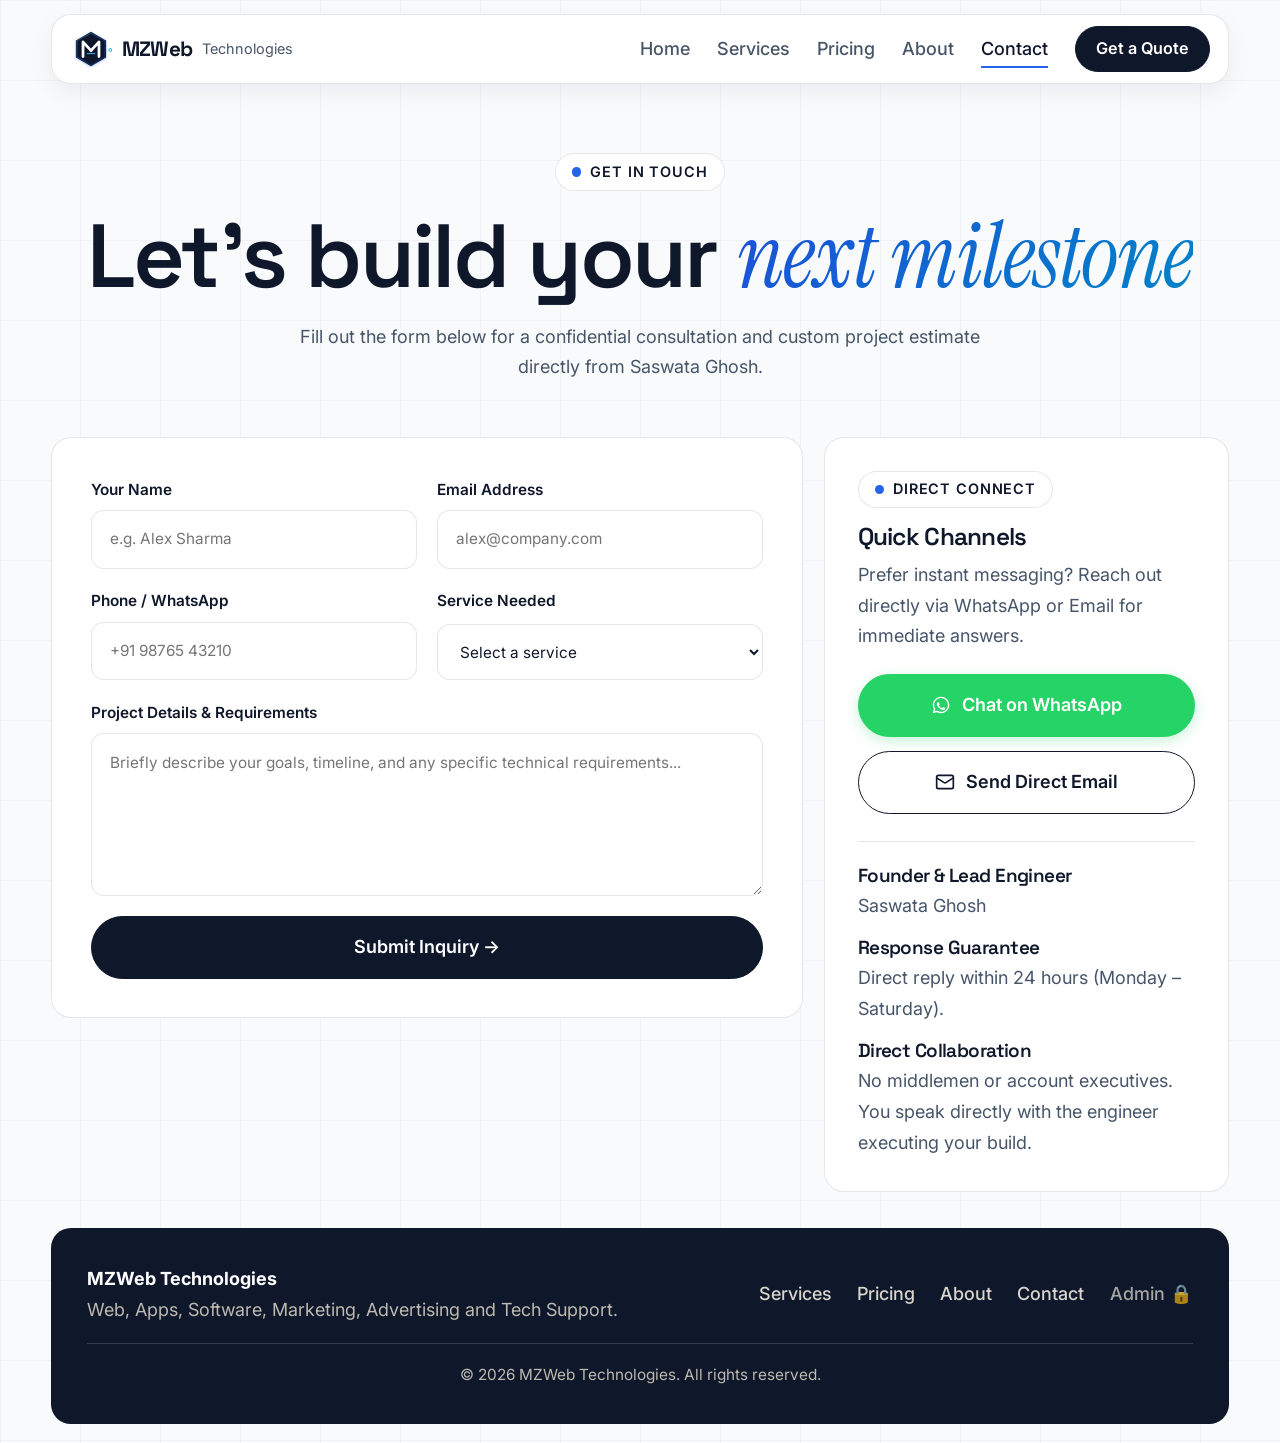
<file: contact.html>
<!DOCTYPE html>
<html lang="en">

<head>
  <meta charset="UTF-8">
  <meta name="viewport" content="width=device-width, initial-scale=1">
  <title>Contact | MZWeb Technologies</title>
  <meta name="description"
    content="Contact MZWeb Technologies for a free, transparent quote on web development, mobile apps, desktop systems, digital marketing, advertising or technical support.">
  <link rel="canonical" href="https://mzweb.in/contact.php">
  <meta name="theme-color" content="#0f172a">

  <!-- Open Graph -->
  <meta property="og:type" content="website">
  <meta property="og:site_name" content="MZWeb Technologies">
  <meta property="og:title" content="Contact | MZWeb Technologies">
  <meta property="og:description"
    content="Contact MZWeb Technologies for a free, transparent quote on web development, mobile apps, desktop systems, digital marketing, advertising or technical support.">
  <meta property="og:url" content="https://mzweb.in/contact.php">

  <!-- Favicons -->
  <link rel="icon" type="image/svg+xml" href="assets/img/favicon.svg">
  <link rel="apple-touch-icon" href="assets/img/favicon.svg">

  <!-- Fonts & Stylesheet -->
  <link rel="preconnect" href="https://fonts.googleapis.com">
  <link rel="preconnect" href="https://fonts.gstatic.com" crossorigin>
  <link
    href="https://fonts.googleapis.com/css2?family=Instrument+Serif:ital@1&family=Inter:wght@400;500;600;700&family=Space+Grotesk:wght@500;600;700&display=swap"
    rel="stylesheet">
  <link rel="stylesheet" href="assets/css/style.css">

  <script>
    if (window.location.search.includes('i=')) {
      var cleanUrl = window.location.origin + window.location.pathname;
      window.history.replaceState(null, '', cleanUrl);
    }
    document.documentElement.classList.add('js');
  </script>
</head>

<body>
  <div class="blob b1"></div>
  <div class="blob b2"></div>
  <div class="blob b3"></div>

  <header class="nav glass">
    <a class="logo" href="index.html">
      <img class="lg" src="assets/img/logo.svg" alt="MZWeb logo" width="36" height="36">
      <b>MZWeb</b> <small>Technologies</small>
    </a>
    <button class="burger" aria-label="Menu" aria-expanded="false"><i></i><i></i><i></i></button>
    <nav class="links">
      <a href="index.html">Home</a>
      <a href="services.html">Services</a>
      <a href="pricing.html">Pricing</a>
      <a href="about.html">About</a>
      <a href="contact.html" class="on">Contact</a>
      <a class="btn clay sm" href="contact.html">Get a Quote</a>
    </nav>
  </header>

  <main>
    <div class="page-h rv">
      <span class="tag">Get in Touch</span>
      <h1>Let's build your <span class="grad">next milestone</span></h1>
      <p>Fill out the form below for a confidential consultation and custom project estimate directly from Saswata
        Ghosh.</p>
    </div>

    <div class="split">
      <form id="cf" class="form glass rv" action="https://formboost.app/f/jt9ree2e"
        data-endpoint="https://formboost.app/f/jt9ree2e" method="post">
        <div class="row">
          <label>Your Name<input name="name" required maxlength="80" placeholder="e.g. Alex Sharma"></label>
          <label>Email Address<input type="email" name="email" required maxlength="120"
              placeholder="alex@company.com"></label>
        </div>

        <!-- Anti-spam Honeypot -->
        <div style="display:none !important;" aria-hidden="true">
          <input type="text" name="_gotcha" tabindex="-1" autocomplete="off">
        </div>

        <div class="row">
          <label>Phone / WhatsApp<input type="tel" name="phone" maxlength="20" placeholder="+91 98765 43210"></label>
          <label>Service Needed
            <select name="service" required>
              <option value="">Select a service</option>
              <option value="Web Development">Web Development</option>
              <option value="Android App Development">Android App Development</option>
              <option value="Desktop Software Development">Desktop Software Development</option>
              <option value="Digital Marketing">Digital Marketing</option>
              <option value="Advertising & Campaigns">Advertising &amp; Campaigns</option>
              <option value="Technical Support">Technical Support</option>
              <option value="Other">Other Custom Solution</option>
            </select>
          </label>
        </div>

        <label>Project Details &amp; Requirements<textarea name="message" required maxlength="3000"
            placeholder="Briefly describe your goals, timeline, and any specific technical requirements..."></textarea></label>
        <button class="btn clay" type="submit">Submit Inquiry →</button>
      </form>

      <div class="tile glass rv" style="display: flex; flex-direction: column; justify-content: space-between;">
        <div>
          <span class="tag" style="margin-bottom: 0.8rem;">Direct Connect</span>
          <h3 style="margin-bottom: 0.4rem;">Quick Channels</h3>
          <p style="margin-bottom: 1.2rem;">Prefer instant messaging? Reach out directly via WhatsApp or Email for
            immediate answers.</p>

          <div style="display: flex; flex-direction: column; gap: 0.75rem; margin-bottom: 1.5rem;">
            <a class="btn clay"
              style="background:#25D366;color:#ffffff;border-color:#25D366;border-radius:3rem;display:inline-flex;align-items:center;justify-content:center;gap:0.6rem;font-weight:600;text-decoration:none;box-shadow:0 4px 14px rgba(37,211,102,0.25);transition:transform 0.2s,box-shadow 0.2s;"
              href="https://wa.me/918900415759?text=Hi%20Saswata,%20I'm%20interested%20in%20MZWeb%20services"
              target="_blank" rel="noopener">
              <svg width="20" height="20" viewBox="0 0 24 24" fill="currentColor">
                <path
                  d="M12.04 2c-5.46 0-9.91 4.45-9.91 9.91 0 1.75.46 3.45 1.32 4.95L2.05 22l5.25-1.38c1.45.79 3.08 1.21 4.74 1.21 5.46 0 9.91-4.45 9.91-9.91 0-2.65-1.03-5.14-2.9-7.01A9.816 9.816 0 0 0 12.04 2m.01 1.67c2.2 0 4.26.86 5.82 2.41a8.204 8.204 0 0 1 2.41 5.83c0 4.54-3.7 8.24-8.24 8.24-1.48 0-2.93-.4-4.2-1.15l-.3-.18-3.12.82.83-3.04-.2-.31a8.19 8.19 0 0 1-1.26-4.38c0-4.54 3.7-8.24 8.24-8.24m4.52 11.58c-.25-.13-1.47-.72-1.7-.81-.23-.08-.39-.13-.56.13-.17.25-.64.81-.79.97-.14.17-.29.19-.54.06-.25-.13-1.06-.39-2.02-1.24-.74-.66-1.24-1.47-1.39-1.72-.14-.25-.02-.39.11-.51.11-.11.25-.29.37-.43.13-.14.17-.25.25-.42.08-.17.04-.31-.02-.44-.06-.13-.56-1.34-.76-1.84-.2-.49-.4-.42-.56-.43h-.48c-.17 0-.44.06-.67.31-.23.25-.88.86-.88 2.1 0 1.24.9 2.44 1.03 2.61.13.17 1.78 2.71 4.3 3.8.6.26 1.07.41 1.44.53.6.19 1.15.16 1.58.1.48-.07 1.47-.6 1.68-1.18.21-.58.21-1.07.14-1.18-.06-.11-.22-.18-.47-.3" />
              </svg>
              <span>Chat on WhatsApp</span>
            </a>

            <a class="btn clay alt"
              style="display:inline-flex;align-items:center;justify-content:center;gap:0.6rem;text-decoration:none;"
              href="mailto:bayoffcustm@gmail.com?subject=Project%20Inquiry%20-%20MZWeb%20Technologies">
              <svg width="20" height="20" viewBox="0 0 24 24" fill="none" stroke="currentColor" stroke-width="2"
                stroke-linecap="round" stroke-linejoin="round">
                <rect width="20" height="16" x="2" y="4" rx="2" />
                <path d="m22 7-8.97 5.7a1.94 1.94 0 0 1-2.06 0L2 7" />
              </svg>
              <span>Send Direct Email</span>
            </a>
          </div>

          <div style="border-top: 1px solid var(--line); padding-top: 1.2rem;">
            <h3 style="font-size: 1.05rem; margin-bottom: 0.2rem;">Founder &amp; Lead Engineer</h3>
            <p style="margin-bottom: 0.8rem;">Saswata Ghosh</p>

            <h3 style="font-size: 1.05rem; margin-bottom: 0.2rem;">Response Guarantee</h3>
            <p style="margin-bottom: 0.8rem;">Direct reply within 24 hours (Monday &ndash; Saturday).</p>

            <h3 style="font-size: 1.05rem; margin-bottom: 0.2rem;">Direct Collaboration</h3>
            <p>No middlemen or account executives. You speak directly with the engineer executing your build.</p>
          </div>
        </div>
      </div>
    </div>
  </main>

  <footer class="glass foot">
    <div>
      <b>MZWeb Technologies</b>
      <p>Web, Apps, Software, Marketing, Advertising and Tech Support.</p>
    </div>
    <div class="fl">
      <a href="services.html">Services</a>
      <a href="pricing.html">Pricing</a>
      <a href="about.html">About</a>
      <a href="contact.html">Contact</a>
      <a href="admin.html" style="opacity:0.75;">Admin 🔒</a>
    </div>
    <p class="cp">© 2026 MZWeb Technologies. All rights reserved.</p>
  </footer>

  <div id="toast" class="toast glass" role="status" aria-live="polite" hidden>
    <span id="toastMsg"></span><button id="toastX" aria-label="Close">×</button>
  </div>

  <script src="assets/js/gsap.min.js"></script>
  <script src="assets/js/ScrollTrigger.min.js"></script>
  <script src="assets/js/app.js"></script>
  <script>
    // Auto-select service dropdown if passed via URL parameter
    (function () {
      var params = new URLSearchParams(window.location.search);
      var s = params.get('service');
      if (s) {
        var sel = document.querySelector('select[name="service"]');
        if (sel) {
          for (var i = 0; i < sel.options.length; i++) {
            if (sel.options[i].value.toLowerCase() === s.toLowerCase() || sel.options[i].text.toLowerCase() === s.toLowerCase()) {
              sel.selectedIndex = i;
              break;
            }
          }
        }
      }
    })();
  </script>
</body>

</html>
</file>
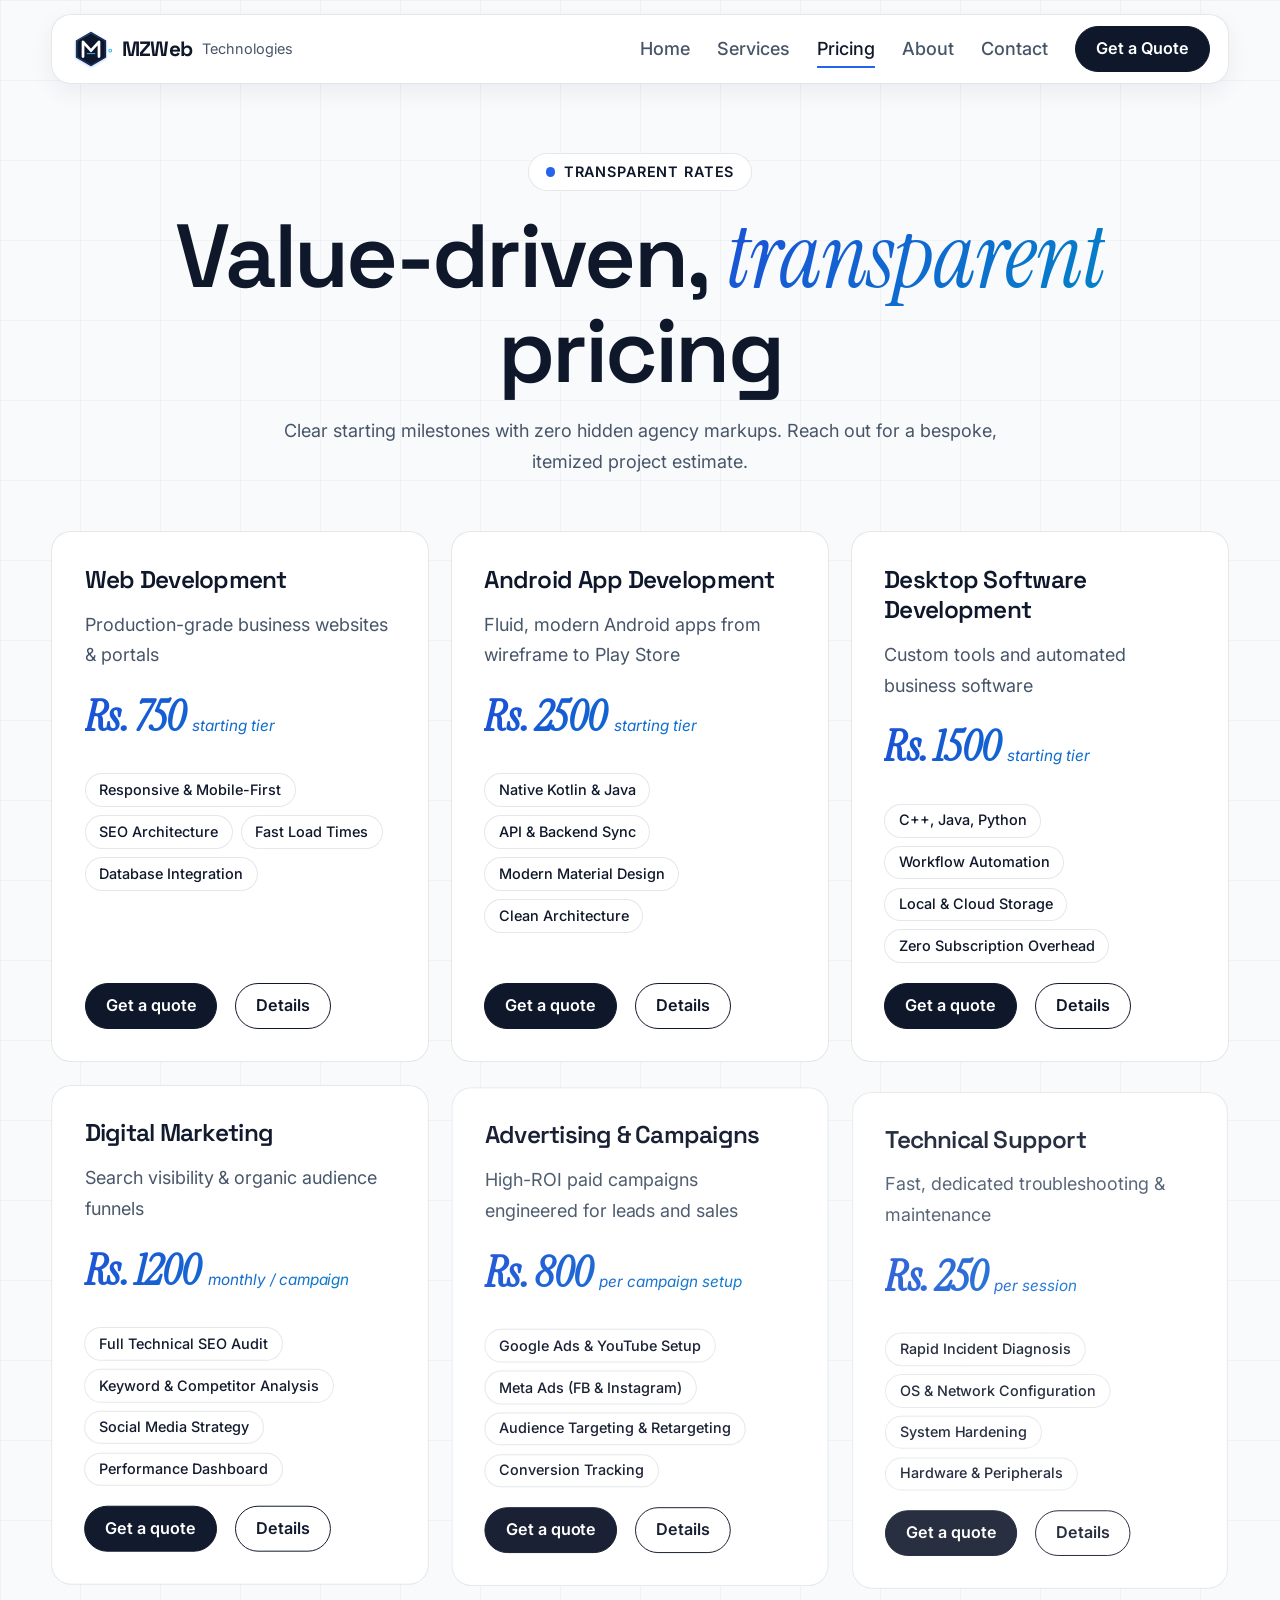
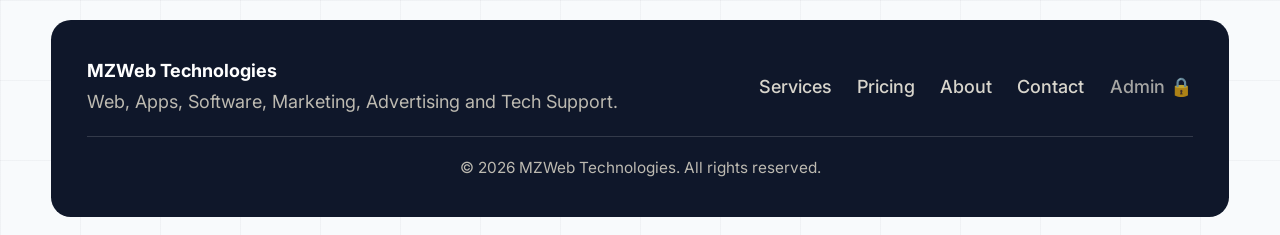
<file: pricing.html>
<!DOCTYPE html>
<html lang="en">

<head>
  <meta charset="UTF-8">
  <meta name="viewport" content="width=device-width, initial-scale=1">
  <title>Pricing | MZWeb Technologies</title>
  <meta name="description"
    content="Transparent, milestone-based pricing for web applications, mobile apps, software systems, digital marketing and technical support.">
  <link rel="canonical" href="https://mzweb.in/pricing.php">
  <meta name="theme-color" content="#0f172a">

  <!-- Open Graph -->
  <meta property="og:type" content="website">
  <meta property="og:site_name" content="MZWeb Technologies">
  <meta property="og:title" content="Pricing | MZWeb Technologies">
  <meta property="og:description"
    content="Transparent, milestone-based pricing for web applications, mobile apps, software systems, digital marketing and technical support.">
  <meta property="og:url" content="https://mzweb.in/pricing.php">

  <!-- Favicons -->
  <link rel="icon" type="image/svg+xml" href="assets/img/favicon.svg">
  <link rel="apple-touch-icon" href="assets/img/favicon.svg">

  <!-- Fonts & Stylesheet -->
  <link rel="preconnect" href="https://fonts.googleapis.com">
  <link rel="preconnect" href="https://fonts.gstatic.com" crossorigin>
  <link
    href="https://fonts.googleapis.com/css2?family=Instrument+Serif:ital@1&family=Inter:wght@400;500;600;700&family=Space+Grotesk:wght@500;600;700&display=swap"
    rel="stylesheet">
  <link rel="stylesheet" href="assets/css/style.css">

  <script>
    if (window.location.search.includes('i=')) {
      var cleanUrl = window.location.origin + window.location.pathname;
      window.history.replaceState(null, '', cleanUrl);
    }
    document.documentElement.classList.add('js');
  </script>
</head>

<body>
  <div class="blob b1"></div>
  <div class="blob b2"></div>
  <div class="blob b3"></div>

  <header class="nav glass">
    <a class="logo" href="index.html">
      <img class="lg" src="assets/img/logo.svg" alt="MZWeb logo" width="36" height="36">
      <b>MZWeb</b> <small>Technologies</small>
    </a>
    <button class="burger" aria-label="Menu" aria-expanded="false"><i></i><i></i><i></i></button>
    <nav class="links">
      <a href="index.html">Home</a>
      <a href="services.html">Services</a>
      <a href="pricing.html" class="on">Pricing</a>
      <a href="about.html">About</a>
      <a href="contact.html">Contact</a>
      <a class="btn clay sm" href="contact.html">Get a Quote</a>
    </nav>
  </header>

  <main>
    <div class="page-h rv">
      <span class="tag">Transparent Rates</span>
      <h1>Value-driven, <span class="grad">transparent</span> pricing</h1>
      <p>Clear starting milestones with zero hidden agency markups. Reach out for a bespoke, itemized project estimate.
      </p>
    </div>

    <div class="bento">
      <div class="tile glass rv w2">
        <div class="ic clay">🌐</div>
        <h3>Web Development</h3>
        <p>Production-grade business websites &amp; portals</p>
        <div class="price grad">Rs. 750 <small>starting tier</small></div>
        <div class="chips">
          <span>Responsive &amp; Mobile-First</span>
          <span>SEO Architecture</span>
          <span>Fast Load Times</span>
          <span>Database Integration</span>
        </div>
        <div class="btns" style="margin-top:auto">
          <a class="btn clay sm" href="contact.html?service=Web+Development">Get a quote</a>
          <a class="btn clay alt sm" href="services.html">Details</a>
        </div>
      </div>

      <div class="tile glass rv w2">
        <div class="ic clay">📱</div>
        <h3>Android App Development</h3>
        <p>Fluid, modern Android apps from wireframe to Play Store</p>
        <div class="price grad">Rs. 2500 <small>starting tier</small></div>
        <div class="chips">
          <span>Native Kotlin &amp; Java</span>
          <span>API &amp; Backend Sync</span>
          <span>Modern Material Design</span>
          <span>Clean Architecture</span>
        </div>
        <div class="btns" style="margin-top:auto">
          <a class="btn clay sm" href="contact.html?service=Android+App+Development">Get a quote</a>
          <a class="btn clay alt sm" href="services.html">Details</a>
        </div>
      </div>

      <div class="tile glass rv w2">
        <div class="ic clay">🖥️</div>
        <h3>Desktop Software Development</h3>
        <p>Custom tools and automated business software</p>
        <div class="price grad">Rs. 1500 <small>starting tier</small></div>
        <div class="chips">
          <span>C++, Java, Python</span>
          <span>Workflow Automation</span>
          <span>Local &amp; Cloud Storage</span>
          <span>Zero Subscription Overhead</span>
        </div>
        <div class="btns" style="margin-top:auto">
          <a class="btn clay sm" href="contact.html?service=Desktop+Software+Development">Get a quote</a>
          <a class="btn clay alt sm" href="services.html">Details</a>
        </div>
      </div>

      <div class="tile glass rv w2">
        <div class="ic clay">📈</div>
        <h3>Digital Marketing</h3>
        <p>Search visibility &amp; organic audience funnels</p>
        <div class="price grad">Rs. 1200 <small>monthly / campaign</small></div>
        <div class="chips">
          <span>Full Technical SEO Audit</span>
          <span>Keyword &amp; Competitor Analysis</span>
          <span>Social Media Strategy</span>
          <span>Performance Dashboard</span>
        </div>
        <div class="btns" style="margin-top:auto">
          <a class="btn clay sm" href="contact.html?service=Digital+Marketing">Get a quote</a>
          <a class="btn clay alt sm" href="services.html">Details</a>
        </div>
      </div>

      <div class="tile glass rv w2">
        <div class="ic clay">📢</div>
        <h3>Advertising &amp; Campaigns</h3>
        <p>High-ROI paid campaigns engineered for leads and sales</p>
        <div class="price grad">Rs. 800 <small>per campaign setup</small></div>
        <div class="chips">
          <span>Google Ads &amp; YouTube Setup</span>
          <span>Meta Ads (FB &amp; Instagram)</span>
          <span>Audience Targeting &amp; Retargeting</span>
          <span>Conversion Tracking</span>
        </div>
        <div class="btns" style="margin-top:auto">
          <a class="btn clay sm" href="contact.html?service=Advertising+%26+Campaigns">Get a quote</a>
          <a class="btn clay alt sm" href="services.html">Details</a>
        </div>
      </div>

      <div class="tile glass rv w2">
        <div class="ic clay">🛠️</div>
        <h3>Technical Support</h3>
        <p>Fast, dedicated troubleshooting &amp; maintenance</p>
        <div class="price grad">Rs. 250 <small>per session</small></div>
        <div class="chips">
          <span>Rapid Incident Diagnosis</span>
          <span>OS &amp; Network Configuration</span>
          <span>System Hardening</span>
          <span>Hardware &amp; Peripherals</span>
        </div>
        <div class="btns" style="margin-top:auto">
          <a class="btn clay sm" href="contact.html?service=Technical+Support">Get a quote</a>
          <a class="btn clay alt sm" href="services.html">Details</a>
        </div>
      </div>
    </div>
  </main>

  <footer class="glass foot">
    <div>
      <b>MZWeb Technologies</b>
      <p>Web, Apps, Software, Marketing, Advertising and Tech Support.</p>
    </div>
    <div class="fl">
      <a href="services.html">Services</a>
      <a href="pricing.html">Pricing</a>
      <a href="about.html">About</a>
      <a href="contact.html">Contact</a>
      <a href="admin.html" style="opacity:0.75;">Admin 🔒</a>
    </div>
    <p class="cp">© 2026 MZWeb Technologies. All rights reserved.</p>
  </footer>

  <div id="toast" class="toast glass" role="status" aria-live="polite" hidden>
    <span id="toastMsg"></span><button id="toastX" aria-label="Close">×</button>
  </div>

  <script src="assets/js/gsap.min.js"></script>
  <script src="assets/js/ScrollTrigger.min.js"></script>
  <script src="assets/js/app.js"></script>
</body>

</html>
</file>
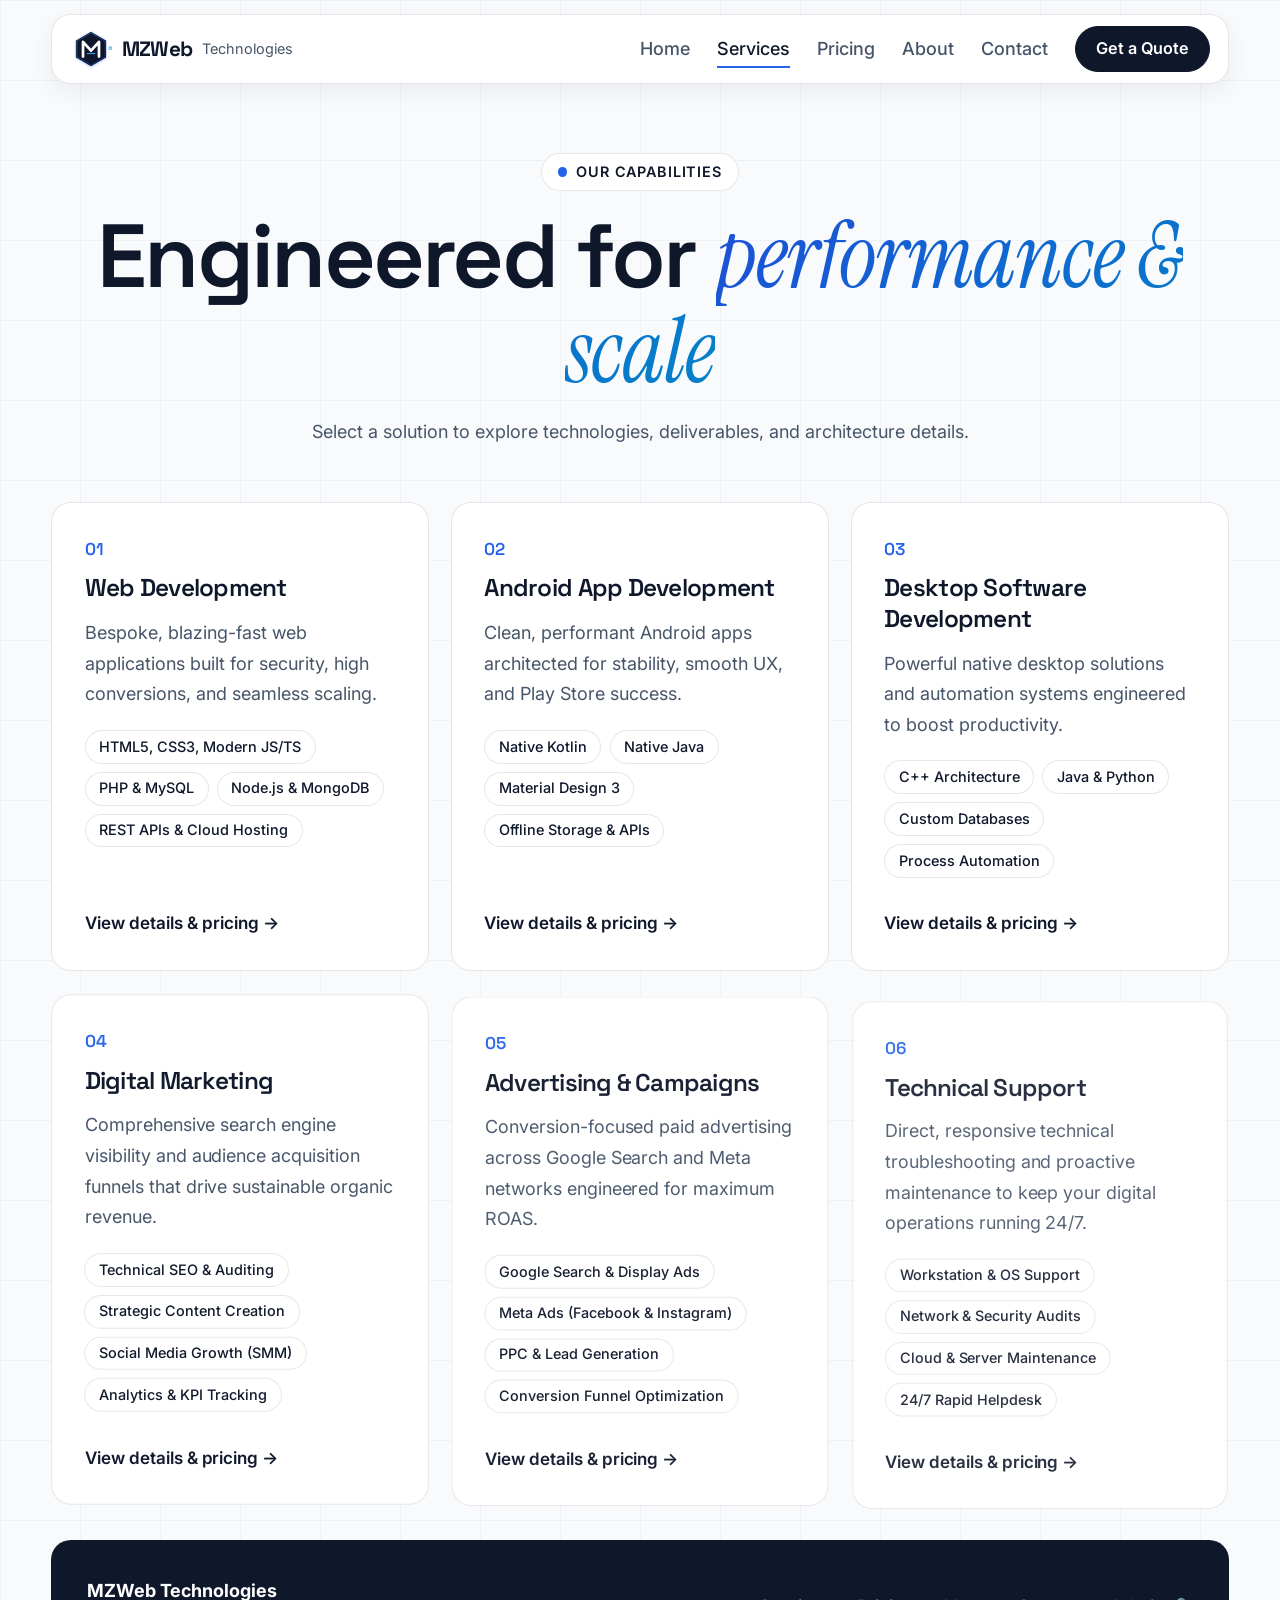
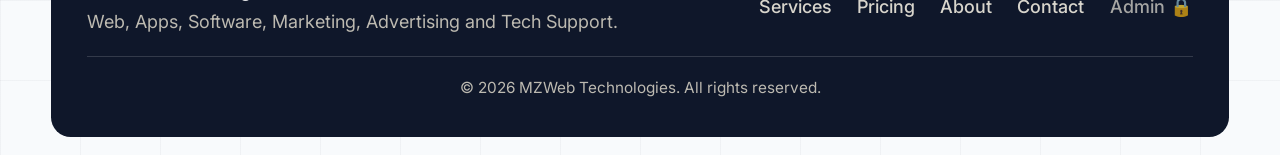
<file: services.html>
<!DOCTYPE html>
<html lang="en">
<head>
  <meta charset="UTF-8">
  <meta name="viewport" content="width=device-width, initial-scale=1">
  <title>Services | MZWeb Technologies</title>
  <meta name="description" content="Explore full-stack web development, Android applications, desktop software, digital marketing, advertising and technical support by MZWeb Technologies.">
  <link rel="canonical" href="https://mzweb.in/services.php">
  <meta name="theme-color" content="#0f172a">

  <!-- Open Graph -->
  <meta property="og:type" content="website">
  <meta property="og:site_name" content="MZWeb Technologies">
  <meta property="og:title" content="Services | MZWeb Technologies">
  <meta property="og:description" content="Explore full-stack web development, Android applications, desktop software, digital marketing, advertising and technical support by MZWeb Technologies.">
  <meta property="og:url" content="https://mzweb.in/services.php">

  <!-- Favicons -->
  <link rel="icon" type="image/svg+xml" href="assets/img/favicon.svg">
  <link rel="apple-touch-icon" href="assets/img/favicon.svg">

  <!-- Fonts & Stylesheet -->
  <link rel="preconnect" href="https://fonts.googleapis.com">
  <link rel="preconnect" href="https://fonts.gstatic.com" crossorigin>
  <link href="https://fonts.googleapis.com/css2?family=Instrument+Serif:ital@1&family=Inter:wght@400;500;600;700&family=Space+Grotesk:wght@500;600;700&display=swap" rel="stylesheet">
  <link rel="stylesheet" href="assets/css/style.css">

  <script>
    if (window.location.search.includes('i=')) {
      var cleanUrl = window.location.origin + window.location.pathname;
      window.history.replaceState(null, '', cleanUrl);
    }
    document.documentElement.classList.add('js');
  </script>
</head>
<body>
  <div class="blob b1"></div>
  <div class="blob b2"></div>
  <div class="blob b3"></div>

  <header class="nav glass">
    <a class="logo" href="index.html">
      <img class="lg" src="assets/img/logo.svg" alt="MZWeb logo" width="36" height="36">
      <b>MZWeb</b> <small>Technologies</small>
    </a>
    <button class="burger" aria-label="Menu" aria-expanded="false"><i></i><i></i><i></i></button>
    <nav class="links">
      <a href="index.html">Home</a>
      <a href="services.html" class="on">Services</a>
      <a href="pricing.html">Pricing</a>
      <a href="about.html">About</a>
      <a href="contact.html">Contact</a>
      <a class="btn clay sm" href="contact.html">Get a Quote</a>
    </nav>
  </header>

  <main>
    <div class="page-h rv">
      <span class="tag">Our Capabilities</span>
      <h1>Engineered for <span class="grad">performance &amp; scale</span></h1>
      <p>Select a solution to explore technologies, deliverables, and architecture details.</p>
    </div>

    <div class="bento">
      <a class="tile glass rv w2" href="pricing.html">
        <div class="ic clay">🌐</div>
        <h3>Web Development</h3>
        <p>Bespoke, blazing-fast web applications built for security, high conversions, and seamless scaling.</p>
        <div class="chips">
          <span>HTML5, CSS3, Modern JS/TS</span>
          <span>PHP &amp; MySQL</span>
          <span>Node.js &amp; MongoDB</span>
          <span>REST APIs &amp; Cloud Hosting</span>
        </div>
        <span class="more">View details &amp; pricing →</span>
      </a>

      <a class="tile glass rv w2" href="pricing.html">
        <div class="ic clay">📱</div>
        <h3>Android App Development</h3>
        <p>Clean, performant Android apps architected for stability, smooth UX, and Play Store success.</p>
        <div class="chips">
          <span>Native Kotlin</span>
          <span>Native Java</span>
          <span>Material Design 3</span>
          <span>Offline Storage &amp; APIs</span>
        </div>
        <span class="more">View details &amp; pricing →</span>
      </a>

      <a class="tile glass rv w2" href="pricing.html">
        <div class="ic clay">🖥️</div>
        <h3>Desktop Software Development</h3>
        <p>Powerful native desktop solutions and automation systems engineered to boost productivity.</p>
        <div class="chips">
          <span>C++ Architecture</span>
          <span>Java &amp; Python</span>
          <span>Custom Databases</span>
          <span>Process Automation</span>
        </div>
        <span class="more">View details &amp; pricing →</span>
      </a>

      <a class="tile glass rv w2" href="pricing.html">
        <div class="ic clay">📈</div>
        <h3>Digital Marketing</h3>
        <p>Comprehensive search engine visibility and audience acquisition funnels that drive sustainable organic revenue.</p>
        <div class="chips">
          <span>Technical SEO &amp; Auditing</span>
          <span>Strategic Content Creation</span>
          <span>Social Media Growth (SMM)</span>
          <span>Analytics &amp; KPI Tracking</span>
        </div>
        <span class="more">View details &amp; pricing →</span>
      </a>

      <a class="tile glass rv w2" href="pricing.html">
        <div class="ic clay">📢</div>
        <h3>Advertising &amp; Campaigns</h3>
        <p>Conversion-focused paid advertising across Google Search and Meta networks engineered for maximum ROAS.</p>
        <div class="chips">
          <span>Google Search &amp; Display Ads</span>
          <span>Meta Ads (Facebook &amp; Instagram)</span>
          <span>PPC &amp; Lead Generation</span>
          <span>Conversion Funnel Optimization</span>
        </div>
        <span class="more">View details &amp; pricing →</span>
      </a>

      <a class="tile glass rv w2" href="pricing.html">
        <div class="ic clay">🛠️</div>
        <h3>Technical Support</h3>
        <p>Direct, responsive technical troubleshooting and proactive maintenance to keep your digital operations running 24/7.</p>
        <div class="chips">
          <span>Workstation &amp; OS Support</span>
          <span>Network &amp; Security Audits</span>
          <span>Cloud &amp; Server Maintenance</span>
          <span>24/7 Rapid Helpdesk</span>
        </div>
        <span class="more">View details &amp; pricing →</span>
      </a>
    </div>
  </main>

  <footer class="glass foot">
    <div>
      <b>MZWeb Technologies</b>
      <p>Web, Apps, Software, Marketing, Advertising and Tech Support.</p>
    </div>
    <div class="fl">
      <a href="services.html">Services</a>
      <a href="pricing.html">Pricing</a>
      <a href="about.html">About</a>
      <a href="contact.html">Contact</a>
      <a href="admin.html" style="opacity:0.75;">Admin 🔒</a>
    </div>
    <p class="cp">© 2026 MZWeb Technologies. All rights reserved.</p>
  </footer>

  <div id="toast" class="toast glass" role="status" aria-live="polite" hidden>
    <span id="toastMsg"></span><button id="toastX" aria-label="Close">×</button>
  </div>

  <script src="assets/js/gsap.min.js"></script>
  <script src="assets/js/ScrollTrigger.min.js"></script>
  <script src="assets/js/app.js"></script>
</body>
</html>
</file>
<file: assets/css/style.css>
:root{--bg:#f8fafc;--ink:#0f172a;--mu:#475569;--a:#2563eb;--line:rgba(15,23,42,.1);--card:#ffffff}
*{box-sizing:border-box;margin:0;padding:0;min-width:0}
html{scroll-behavior:smooth;font-size:clamp(14px,.55vw + 11px,26px);-webkit-text-size-adjust:100%}
body{font-family:'Inter',system-ui,sans-serif;color:var(--ink);line-height:1.7;overflow-x:hidden;min-height:100vh;word-wrap:break-word;background-color:var(--bg);background-image:linear-gradient(rgba(15,23,42,.035) 1px,transparent 1px),linear-gradient(90deg,rgba(15,23,42,.035) 1px,transparent 1px);background-size:80px 80px}
img{max-width:100%;display:block}
a{color:inherit;text-decoration:none}
main,.nav,.foot{width:min(1300px,92%);margin-inline:auto}
main{padding:7.5rem 0 2rem}
h1,h2,h3,.logo b,.price,.stat b{font-family:'Space Grotesk','Inter',sans-serif;letter-spacing:-.03em}
h1{font-size:clamp(2.3rem,7vw,5rem);line-height:1.05;font-weight:600}
h2{font-size:clamp(1.7rem,4vw,3rem);line-height:1.1;margin-bottom:1rem;font-weight:600}
h3{font-size:1.35rem;margin-bottom:.3rem;line-height:1.25;font-weight:600}
p{color:var(--mu)}
.grad{font-family:'Instrument Serif',Georgia,serif;font-style:italic;font-weight:400;color:var(--a);letter-spacing:-.01em;background:linear-gradient(135deg,#1d4ed8 0%,#0284c7 100%);-webkit-background-clip:text;-webkit-text-fill-color:transparent}
.blob,.ic{display:none}
/* surfaces */
.glass{background:var(--card);border:1px solid var(--line);border-radius:1.1rem}
.clay{background:var(--ink);color:#fff;border-radius:3rem}
.btn{display:inline-block;padding:.85rem 1.7rem;font:inherit;font-weight:600;border:1.5px solid var(--ink);cursor:pointer;transition:background .3s,color .3s,border-color .3s}
.btn.clay:hover{background:var(--a);border-color:var(--a)}
.btn.sm{padding:.45rem 1.1rem;font-size:.9rem}
.btn.alt{background:transparent;color:var(--ink)}
.btn.alt:hover{background:var(--ink);color:#fff}
/* nav */
.nav{position:fixed;top:.8rem;left:0;right:0;z-index:50;display:flex;align-items:center;justify-content:space-between;gap:1rem;padding:.6rem 1rem;flex-wrap:wrap;background:rgba(255,255,255,.92);box-shadow:0 8px 24px rgba(15,23,42,.06)}
.logo{display:flex;align-items:center;gap:.55rem;font-size:1.15rem;flex-wrap:wrap}
.logo .clay{width:2.1rem;height:2.1rem;display:grid;place-items:center;border-radius:.6rem;font-family:'Space Grotesk',sans-serif;font-weight:700;position:relative}
.logo .clay:after{content:'';position:absolute;right:-.2rem;top:-.2rem;width:.55rem;height:.55rem;border-radius:50%;background:var(--a)}
.logo small{color:var(--mu);font-size:.8rem}
.links{display:flex;align-items:center;gap:1.5rem}
.links a:not(.btn){font-weight:500;color:var(--mu);position:relative;padding:.1rem 0}
.links a:not(.btn):after{content:'';position:absolute;left:0;bottom:-2px;height:2px;width:0;background:var(--a);transition:width .3s}
.links a.on,.links a:not(.btn):hover{color:var(--ink)}
.links a.on:after,.links a:not(.btn):hover:after{width:100%}
.burger{display:none;background:none;border:0;cursor:pointer;padding:.4rem}
.burger i{display:block;width:1.5rem;height:2px;background:var(--ink);margin:6px 0}
@media(max-width:860px){.burger{display:block}.links{display:none;width:100%;flex-direction:column;align-items:stretch;text-align:center;padding:.5rem 0}.links.open{display:flex}.links a{padding:.5rem}}
/* hero */
.hero{display:grid;grid-template-columns:1.2fr .8fr;gap:3rem;align-items:center;min-height:72vh}
.hero p{font-size:1.15rem;margin:1.2rem 0 1.8rem;max-width:34rem}
.btns{display:flex;gap:1rem;flex-wrap:wrap}
.photo{position:relative;isolation:isolate;width:100%;max-width:30rem;margin-inline:auto;aspect-ratio:4/5;border-radius:1.2rem;background:#1a1a1a;background-image:linear-gradient(rgba(255,255,255,.07) 1px,transparent 1px),linear-gradient(90deg,rgba(255,255,255,.07) 1px,transparent 1px);background-size:32px 32px}
.photo:after{content:'';position:absolute;inset:1rem -1rem -1rem 1rem;border:1.5px solid var(--ink);border-radius:1.2rem;z-index:-1}
.photo img{width:100%;height:100%;object-fit:cover;border-radius:1.2rem}
.photo span{display:none!important}
.photo.empty img{display:none}
@media(max-width:860px){.hero{grid-template-columns:1fr;text-align:center;min-height:0;gap:2.5rem}.hero p,.btns{margin-inline:auto;justify-content:center}.photo{max-width:20rem;aspect-ratio:4/3}}
section{margin:5rem 0}
.sec-h{text-align:center;max-width:42rem;margin:0 auto 2.5rem}
.tag{display:inline-flex;align-items:center;gap:.5rem;padding:.3rem .9rem;border:1px solid var(--line);border-radius:3rem;font-size:.8rem;font-weight:600;letter-spacing:.06em;text-transform:uppercase;background:var(--card);margin-bottom:1rem}
.tag:before{content:'';width:.5rem;height:.5rem;border-radius:50%;background:var(--a);animation:pulse 1.8s infinite}
@keyframes pulse{50%{opacity:.3;transform:scale(1.6)}}
/* marquee */
.marq{width:100vw;margin-left:calc(50% - 50vw);background:var(--ink);color:#fff;overflow:hidden;padding:1.1rem 0;margin-block:4rem}
.marq div{display:flex;width:max-content;animation:mq 32s linear infinite}
.marq span{font-family:'Space Grotesk',sans-serif;font-size:clamp(1.3rem,3vw,2.2rem);font-weight:500;padding:0 1.2rem;white-space:nowrap}
.marq i{width:.7rem;height:.7rem;background:var(--a);border-radius:50%;align-self:center;flex:none}
@keyframes mq{to{transform:translateX(-50%)}}
/* card grid */
.bento{display:grid;grid-template-columns:repeat(auto-fit,minmax(min(100%,17rem),1fr));gap:1.2rem;counter-reset:n}
.tile{padding:1.8rem;display:flex;flex-direction:column;gap:.5rem;transition:border-color .3s,background .3s,box-shadow .3s}
a.tile{counter-increment:n}
a.tile:before{content:counter(n,decimal-leading-zero);font-family:'Space Grotesk',sans-serif;font-weight:600;color:var(--a);font-size:.95rem}
a.tile:hover{border-color:var(--ink);background:#fff;box-shadow:0 18px 40px rgba(18,18,18,.12)}
.more{margin-top:auto;font-weight:600;font-size:.95rem;padding-top:.6rem}
a.tile:hover .more{color:var(--a)}
.stat b{font-size:3rem;line-height:1.1;color:var(--a);font-weight:600}
.chips{display:flex;flex-wrap:wrap;gap:.45rem;margin:.6rem 0}
.chips span{padding:.2rem .75rem;border-radius:3rem;border:1px solid var(--line);font-size:.8rem;font-weight:500;background:rgba(255,255,255,.5)}
ul.ck{list-style:none;display:grid;gap:.6rem}
ul.ck li{padding-left:1.7rem;position:relative;color:var(--mu)}
ul.ck li:before{content:'';position:absolute;left:0;top:.65em;width:.9rem;height:2px;background:var(--a)}
.price{font-size:2.4rem;font-weight:600}
.price small{font-family:'Inter',sans-serif;font-size:.85rem;color:var(--mu);font-weight:400;letter-spacing:0}
section.tile{background:var(--ink);color:#fff;border:0;padding:clamp(2.5rem,6vw,5rem);align-items:center;text-align:center}
section.tile p{color:#c9c6bd}
section.tile .btn.clay{background:var(--a);border-color:var(--a)}
.page-h{padding:1rem 0 3rem;text-align:center}
.page-h p{max-width:40rem;margin:1rem auto 0}
.crumb{font-size:.9rem;margin-bottom:1rem;font-weight:600}.crumb a{color:var(--a)}
/* form */
.form{padding:clamp(1.3rem,3vw,2.4rem);display:grid;gap:1.1rem}
.row{display:grid;grid-template-columns:1fr 1fr;gap:1.1rem}
@media(max-width:620px){.row{grid-template-columns:1fr}}
label{display:grid;gap:.4rem;font-weight:600;font-size:.85rem}
input,select,textarea{width:100%;font:inherit;font-weight:400;color:var(--ink);padding:.85rem 1rem;border-radius:.7rem;border:1px solid var(--line);background:#fff;outline:0;transition:border-color .2s,box-shadow .2s}
input:focus,select:focus,textarea:focus{border-color:var(--a);box-shadow:0 0 0 3px rgba(37,99,235,.2)}
textarea{min-height:9rem;resize:vertical}
.hp{position:absolute;left:-9999px}
.split{display:grid;grid-template-columns:1.3fr .7fr;gap:1.2rem;align-items:start}
@media(max-width:860px){.split{grid-template-columns:1fr}}
/* toast */
.toast{position:fixed;right:1rem;bottom:1rem;z-index:100;display:flex;gap:1rem;align-items:center;padding:1rem 1.2rem;max-width:min(26rem,calc(100% - 2rem));background:#fff;border-left:5px solid #1f9d6b;font-weight:500;box-shadow:0 18px 40px rgba(18,18,18,.2);animation:pop .4s}
.toast[hidden]{display:none}
.toast.err{border-left-color:#d93025}
.toast button{background:var(--ink);border:0;color:#fff;width:2rem;height:2rem;border-radius:50%;font-size:1.2rem;cursor:pointer;flex:none}
@keyframes pop{from{opacity:0;transform:translateY(20px)}}
/* footer */
.foot{margin-bottom:1rem;padding:2rem;display:flex;flex-wrap:wrap;justify-content:space-between;gap:1rem;background:var(--ink);color:#fff;border:0}
.foot p{color:#bdbab1}
.fl{display:flex;gap:1.4rem;flex-wrap:wrap;align-items:center}.fl a{color:#d8d5cc;font-weight:500}.fl a:hover{color:var(--a)}
.cp{width:100%;text-align:center;font-size:.85rem;border-top:1px solid rgba(255,255,255,.15);padding-top:1rem}
/* scroll reveal + GSAP mode */
.js .rv{opacity:0;transform:translateY(40px);transition:opacity .8s,transform .8s cubic-bezier(.2,.8,.2,1)}
.js .rv.in{opacity:1;transform:none}
.w{display:inline-block}
.gs .rv,.gs .rv.in{transform:none;transition:none}
.gs .btn,.gs .tile{transition:border-color .3s,background .3s,box-shadow .3s,color .3s}
.pg{position:fixed;top:0;left:0;right:0;height:4px;background:var(--a);transform-origin:0 50%;z-index:99}
@media(prefers-reduced-motion:reduce){*{animation:none!important;transition:none!important}.js .rv{opacity:1;transform:none}}
@media(max-width:300px){html{font-size:13px}.logo small{display:none}.btn{padding:.7rem 1rem}}

/* photos adapt to the image's own shape, so the frame always fits with no bars */
.photo,.photo.sq{aspect-ratio:auto;background:none}
.photo img{height:auto;object-fit:cover;background:none}
.photo.sq{max-width:34rem}
.photo.empty{aspect-ratio:4/5;background-color:#1a1a1a;background-image:linear-gradient(rgba(255,255,255,.07) 1px,transparent 1px),linear-gradient(90deg,rgba(255,255,255,.07) 1px,transparent 1px);background-size:32px 32px}
@media(max-width:860px){.photo,.photo.sq{max-width:min(26rem,86%);aspect-ratio:auto}.photo.empty{aspect-ratio:4/3}}

.lg{width:2.3rem;height:2.3rem;border-radius:.6rem}
.photo img[src$=".svg"]{background:#121212}

/* About page: wide horizontal rows */
.rows{display:grid;gap:1.2rem}
.hz{display:grid;grid-template-columns:minmax(0,1fr) minmax(0,2fr);gap:1.5rem 3rem;align-items:center;padding:clamp(1.4rem,3vw,2.2rem)}
.hz.pic{grid-template-columns:minmax(0,24rem) minmax(0,1fr)}
.hz h3{font-size:clamp(1.3rem,2.2vw,1.8rem);margin:0}
.hz .chips{margin:0}
.hz .photo{margin:0 auto}
.cta-row{flex-direction:row;flex-wrap:wrap;justify-content:space-between;align-items:center;gap:1rem}
.rows a.tile:before{display:none}
@media(max-width:760px){.hz,.hz.pic{grid-template-columns:1fr}.cta-row{justify-content:center;text-align:center}}

/* spacing fixes: keep the photo's offset outline clear of the text and keep gaps between boxes */
.photo{margin-bottom:1.4rem}
.hz .photo{margin:0 1rem 1.4rem 0}
.rows{gap:1.6rem}
.rows>.tile{margin:0}
</file>
